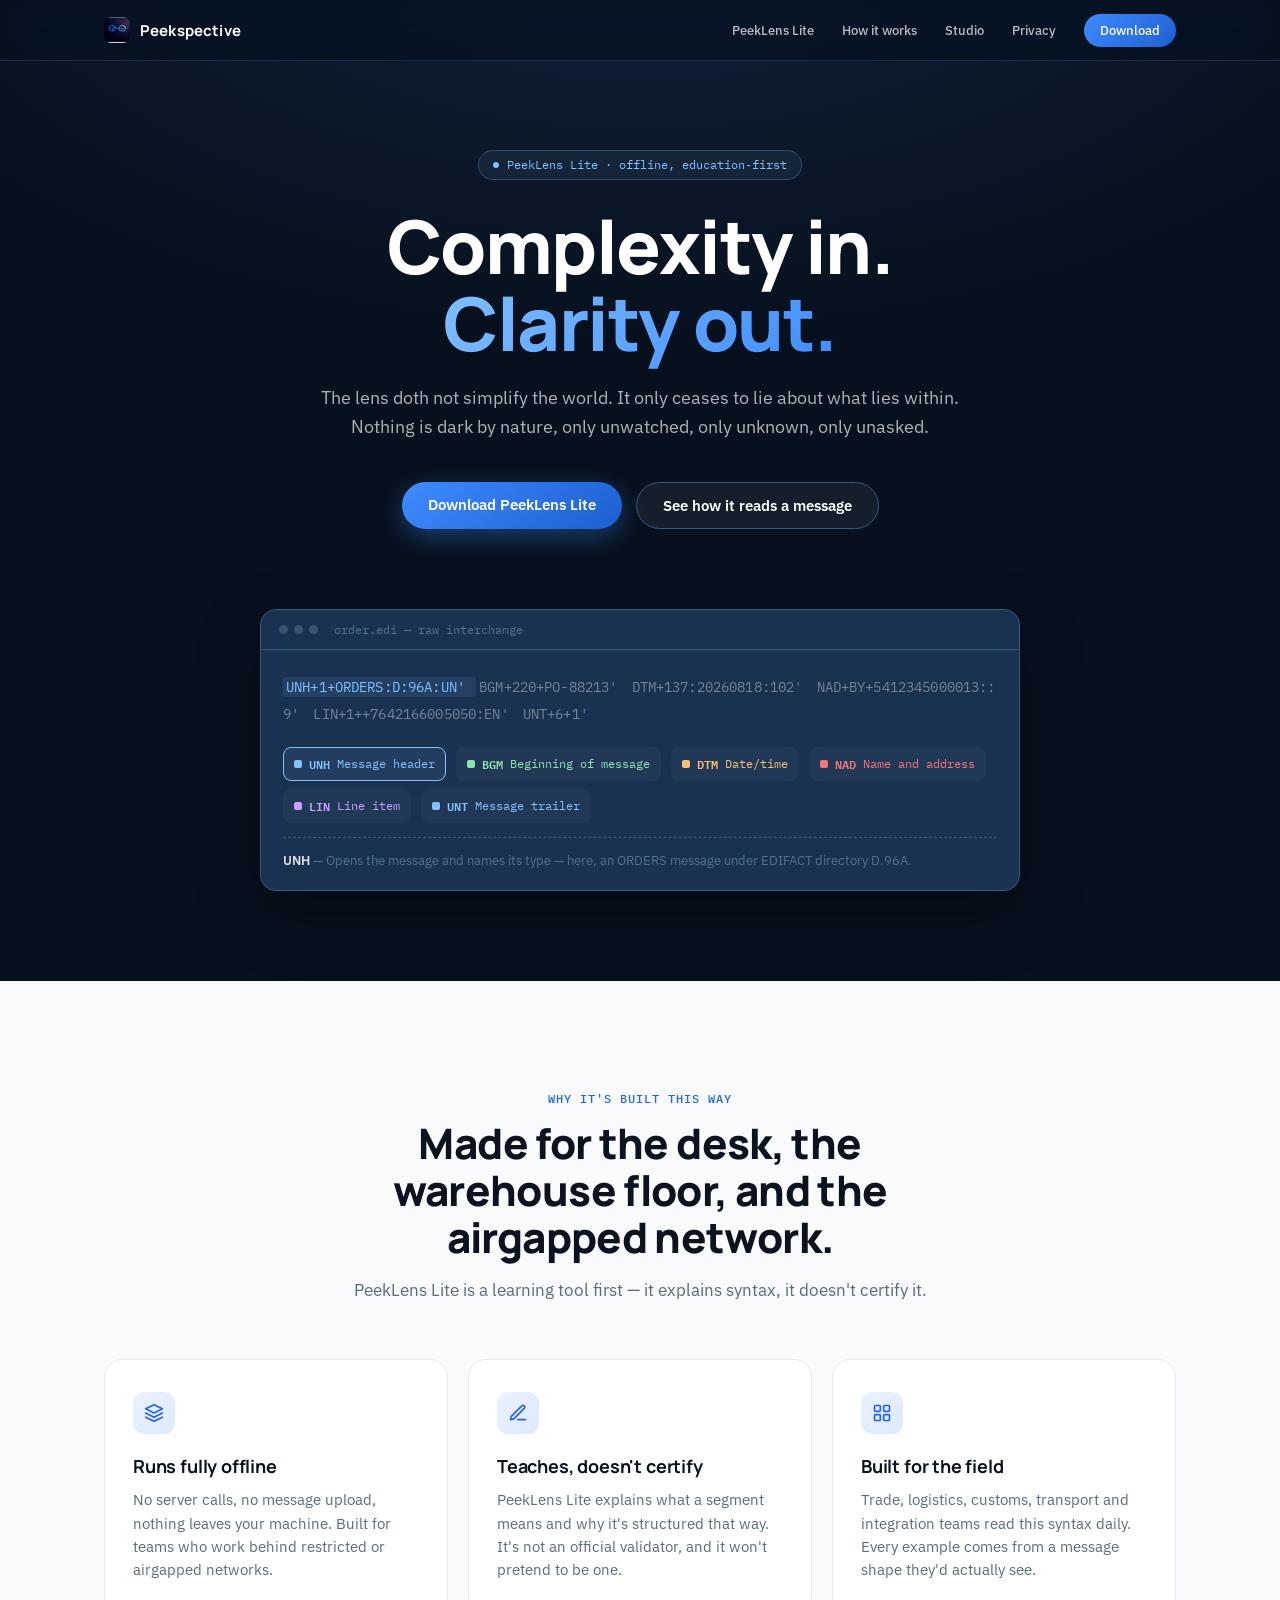
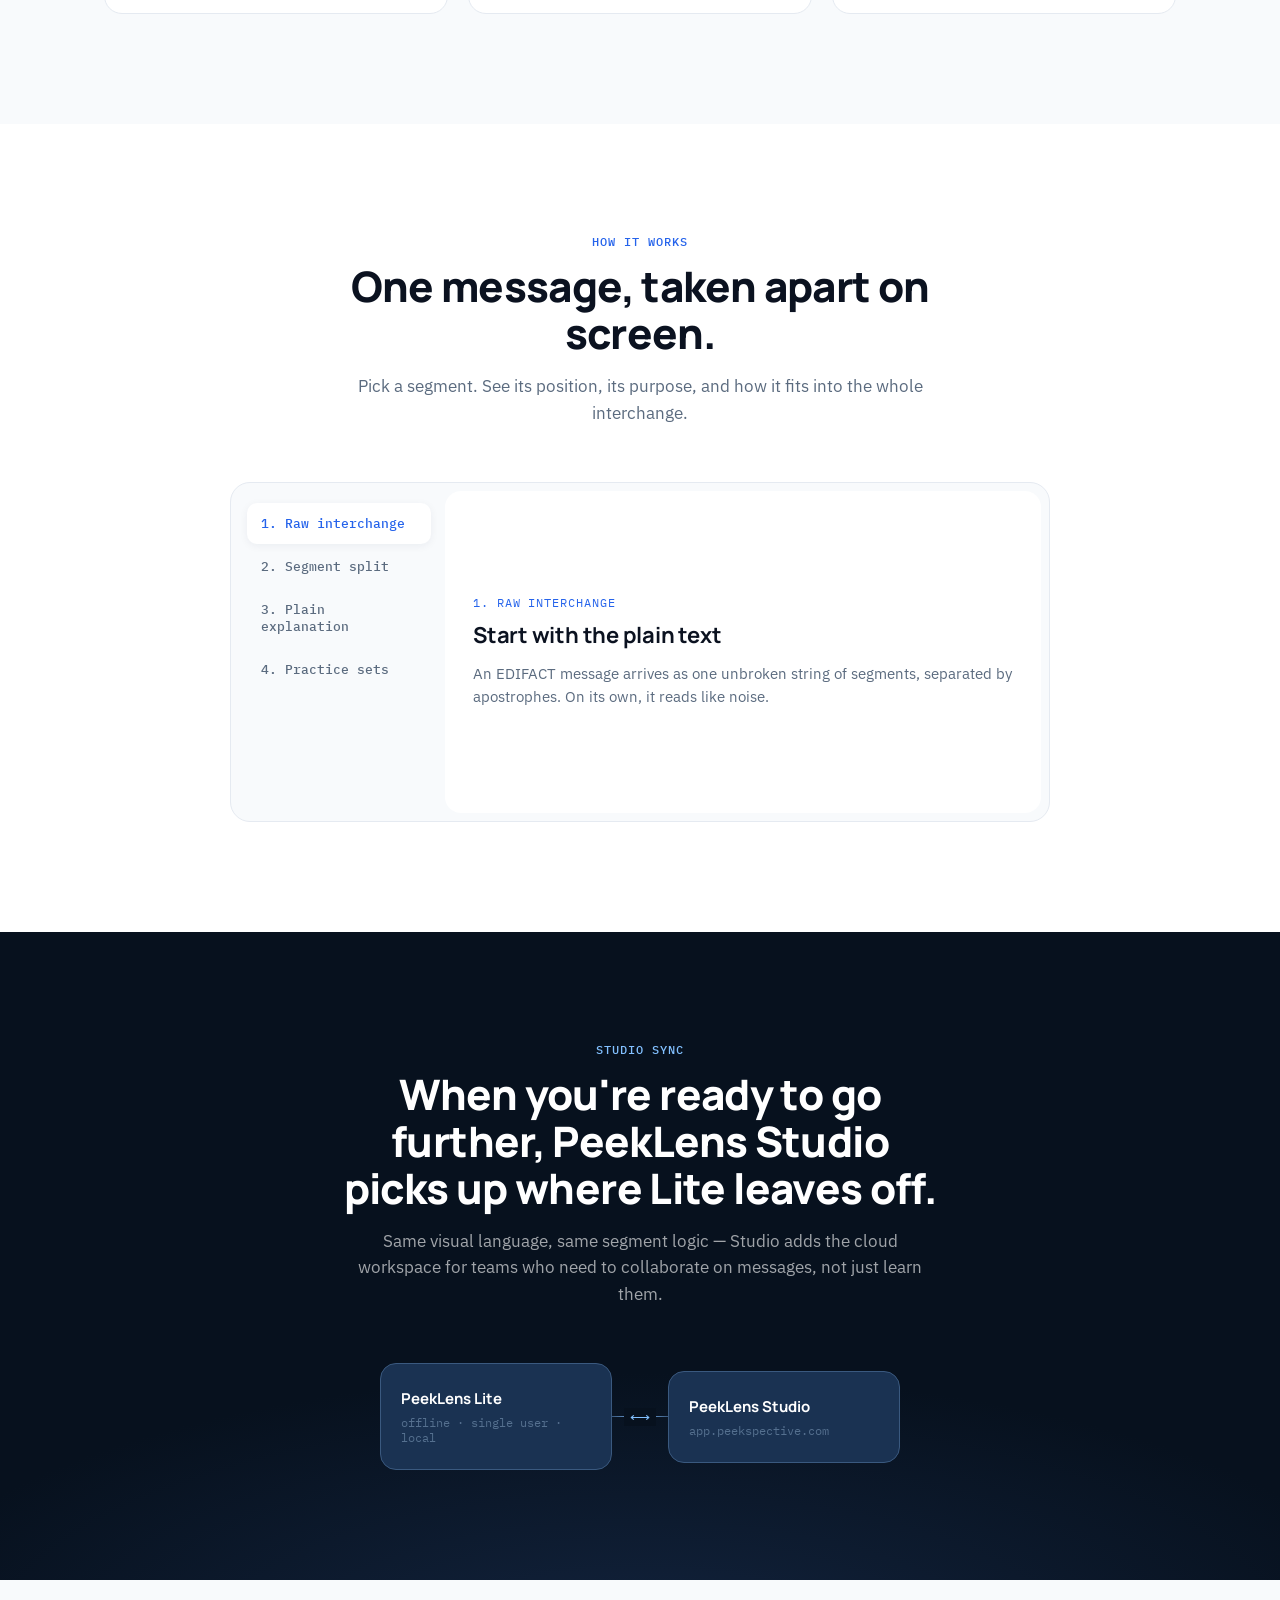
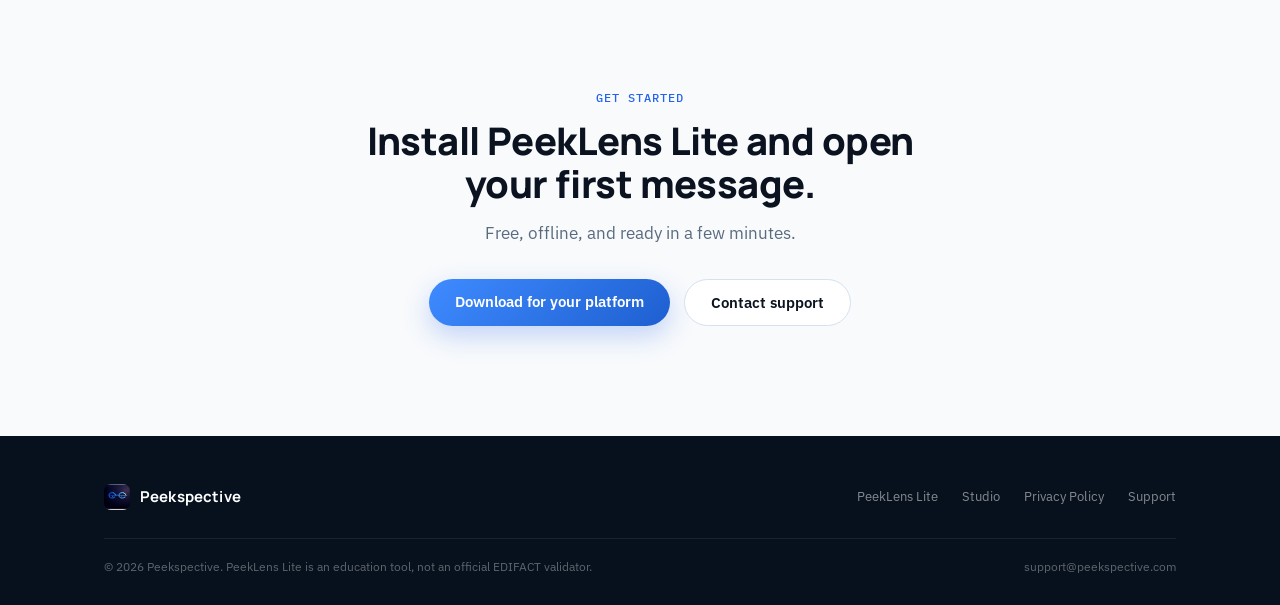
<file: index.html>
<!DOCTYPE html>
<html lang="en">
<head>
<meta charset="UTF-8">
<meta name="viewport" content="width=device-width, initial-scale=1.0">
<title>Peekspective — Learn EDIFACT, line by line</title>
<link rel="icon" type="image/png" href="assets/logo-mark.png">
<meta name="description" content="PeekLens Lite is an offline toolkit for learning UN/EDIFACT syntax. Built for trade, logistics, customs and integration professionals.">
<link rel="preconnect" href="https://fonts.googleapis.com">
<link rel="preconnect" href="https://fonts.gstatic.com" crossorigin>
<link href="https://fonts.googleapis.com/css2?family=Manrope:wght@400;600;700;800&family=IBM+Plex+Sans:wght@400;500;600&family=IBM+Plex+Mono:wght@400;500;600&display=swap" rel="stylesheet">
<link rel="stylesheet" href="assets/site.css">
<style>
  /* Page-specific styles only — shared tokens, nav, footer, buttons,
     and section scaffolding live in /assets/site.css */

  /* ---------- HERO ---------- */
  .hero{
    background:radial-gradient(ellipse 120% 80% at 50% -10%, #12233d 0%, var(--navy) 55%);
    color:#fff;
    padding:150px 0 90px;
    text-align:center;
    position:relative;
    overflow:hidden;
  }
  .eyebrow{
    display:inline-flex; align-items:center; gap:8px;
    font-family:var(--mono); font-size:12px; color:var(--accent);
    background:rgba(130,192,255,0.08); border:1px solid rgba(130,192,255,0.25);
    padding:6px 14px; border-radius:100px; margin-bottom:28px;
    opacity:0; animation:fadeUp 0.7s ease forwards; animation-delay:0.1s;
  }
  .eyebrow-dot{width:6px; height:6px; border-radius:50%; background:var(--accent);}
  h1.hero-title{
    font-family:var(--display); font-weight:800;
    font-size:clamp(38px, 6.4vw, 74px);
    line-height:1.04; letter-spacing:-0.02em;
    max-width:840px; margin:0 auto 22px;
    opacity:0; animation:fadeUp 0.7s ease forwards; animation-delay:0.22s;
  }
  .hero-title .grad{
    background:linear-gradient(135deg, var(--accent), var(--cta-1));
    -webkit-background-clip:text; background-clip:text; color:transparent;
  }
  .hero-sub{
    font-size:clamp(15px, 1.7vw, 18px); color:rgba(255,255,255,0.68);
    max-width:820px; margin:0 auto 40px; line-height:1.6;
    opacity:0; animation:fadeUp 0.7s ease forwards; animation-delay:0.34s;
  }
  .hero-actions{
    display:flex; gap:14px; justify-content:center; flex-wrap:wrap; margin-bottom:80px;
    opacity:0; animation:fadeUp 0.7s ease forwards; animation-delay:0.46s;
  }
  /* ---------- SIGNATURE: EDIFACT decomposition ---------- */
  .segment-demo{
    max-width:760px; margin:0 auto; text-align:left;
    background:var(--card); border:1px solid var(--border);
    border-radius:16px; overflow:hidden;
    opacity:0; animation:fadeUp 0.8s ease forwards; animation-delay:0.58s;
    box-shadow:0 24px 60px rgba(0,0,0,0.35);
  }
  .segment-demo-bar{
    display:flex; align-items:center; gap:8px;
    padding:12px 18px; border-bottom:1px solid var(--border);
    font-family:var(--mono); font-size:11.5px; color:var(--muted);
  }
  .segment-demo-bar .dots{display:flex; gap:6px; margin-right:8px;}
  .segment-demo-bar .dots span{width:9px; height:9px; border-radius:50%; background:rgba(255,255,255,0.15);}
  .segment-demo-body{padding:24px 22px 22px;}
  .raw-line{
    font-family:var(--mono); font-size:13.5px; line-height:2.05;
    color:rgba(255,255,255,0.4); word-break:break-all;
    margin-bottom:18px; letter-spacing:0.01em;
  }
  .raw-line .tok{
    padding:1px 3px; border-radius:3px; transition:background 0.25s ease, color 0.25s ease;
  }
  .raw-line .tok.lit{opacity:1; color:rgba(255,255,255,0.4);}
  .seg-legend{display:flex; flex-wrap:wrap; gap:8px 10px;}
  .seg-chip{
    display:flex; align-items:center; gap:7px;
    font-family:var(--mono); font-size:11.5px;
    padding:6px 10px; border-radius:8px;
    background:rgba(255,255,255,0.03); border:1px solid transparent;
    color:var(--muted); transition:all 0.25s ease;
  }
  .seg-chip .swatch{width:8px; height:8px; border-radius:2px; flex-shrink:0;}
  .seg-chip.active{background:rgba(130,192,255,0.08); border-color:currentColor; color:var(--accent);}
  .seg-chip strong{font-weight:600;}
  .seg-note{
    font-family:var(--sans); font-size:12.5px; color:var(--muted);
    margin-top:14px; padding-top:14px; border-top:1px dashed var(--border);
    min-height:18px;
  }
  .seg-note b{color:rgba(255,255,255,0.85); font-weight:600;}

  /* ---------- FEATURES ---------- */
  .features{background:var(--light-bg);}
  .feature-grid{
    display:grid; grid-template-columns:repeat(3, 1fr); gap:20px;
  }
  @media (max-width:860px){.feature-grid{grid-template-columns:1fr;}}
  .feature-card{
    background:#fff; border:1px solid #E5EAF1; border-radius:18px;
    padding:32px 28px; transition:transform 0.25s ease, box-shadow 0.25s ease, border-color 0.25s ease;
  }
  .feature-card:hover{transform:translateY(-4px); box-shadow:0 20px 40px rgba(15,35,60,0.08); border-color:#D6E1EF;}
  .feature-icon{
    width:42px; height:42px; border-radius:11px; margin-bottom:20px;
    display:flex; align-items:center; justify-content:center;
    background:linear-gradient(135deg, #EAF2FF, #DCE9FF);
  }
  .feature-icon svg{width:20px; height:20px; stroke:var(--light-primary);}
  .feature-card h3{font-family:var(--display); font-size:18px; font-weight:700; margin-bottom:10px; letter-spacing:-0.01em;}
  .feature-card p{font-size:14.5px; color:var(--muted-light); line-height:1.6;}

  /* ---------- HOW IT WORKS (tabs) ---------- */
  .how{background:#fff;}
  .how-panel{
    max-width:820px; margin:0 auto;
    background:var(--light-bg); border:1px solid #E5EAF1; border-radius:20px;
    padding:8px; display:grid; grid-template-columns:200px 1fr; gap:6px;
    min-height:340px;
  }
  @media (max-width:720px){.how-panel{grid-template-columns:1fr; min-height:0;}}
  .how-tabs{display:flex; flex-direction:column; gap:2px; padding:12px 8px;}
  .how-tab{
    text-align:left; font-family:var(--mono); font-size:13px; font-weight:500;
    padding:12px 14px; border-radius:10px; color:var(--muted-light);
    background:transparent; border:none; cursor:pointer; transition:all 0.2s ease;
  }
  .how-tab:hover{background:#EEF3FA;}
  .how-tab.active{background:#fff; color:var(--light-primary); box-shadow:0 2px 8px rgba(15,35,60,0.06);}
  .how-content{background:#fff; border-radius:16px; padding:32px 28px; display:flex; flex-direction:column; justify-content:center;}
  .how-step-label{font-family:var(--mono); font-size:11.5px; color:var(--light-primary); text-transform:uppercase; letter-spacing:0.08em; margin-bottom:10px;}
  .how-step-title{font-family:var(--display); font-size:22px; font-weight:700; margin-bottom:12px; letter-spacing:-0.01em;}
  .how-step-desc{font-size:14.5px; color:var(--muted-light); line-height:1.65;}

  /* ---------- STUDIO SYNC ---------- */
  .studio{
    background:radial-gradient(ellipse 100% 70% at 50% 110%, #12233d 0%, var(--navy) 60%);
    color:#fff; text-align:center;
  }
  .studio .section-tag{color:var(--accent);}
  .studio .section-desc{color:rgba(255,255,255,0.62);}
  .sync-visual{
    display:flex; align-items:center; justify-content:center; gap:0;
    max-width:520px; margin:48px auto 0;
  }
  .sync-node{
    flex:1; background:var(--card); border:1px solid var(--border); border-radius:16px;
    padding:24px 20px; text-align:left;
  }
  .sync-node h4{font-family:var(--display); font-size:15px; font-weight:700; margin-bottom:6px;}
  .sync-node p{font-family:var(--mono); font-size:11.5px; color:var(--muted);}
  .sync-link{
    flex:0 0 56px; height:1px; background:linear-gradient(90deg, var(--border), var(--accent), var(--border));
    position:relative;
  }
  .sync-link::after{
    content:"⟷"; position:absolute; top:50%; left:50%; transform:translate(-50%,-50%);
    color:var(--accent); font-size:14px; background:var(--navy); padding:0 6px;
  }
  @media (max-width:560px){.sync-visual{flex-direction:column; gap:16px;} .sync-link{width:1px; height:32px; flex-basis:32px;}}

  /* ---------- FINAL CTA ---------- */
  .final-cta{background:var(--light-bg); text-align:center;}
  .final-cta .section-title{font-size:clamp(26px, 3.6vw, 38px);}
  .final-actions{display:flex; gap:14px; justify-content:center; flex-wrap:wrap; margin-top:32px;}
</style>
</head>
<body>

<header class="nav">
  <div class="nav-inner">
    <a href="index.html" class="brand"><img src="assets/logo-mark.png" alt="Peekspective" class="brand-mark">Peekspective</a>
    <nav class="nav-links">
      <a href="#product">PeekLens Lite</a>
      <a href="#how">How it works</a>
      <a href="#studio">Studio</a>
      <a href="privacy/index.html">Privacy</a>
      <a href="#download" class="nav-cta">Download</a>
    </nav>
  </div>
</header>

<section class="hero">
  <div class="wrap">
    <div class="eyebrow"><span class="eyebrow-dot"></span>PeekLens Lite · offline, education‑first</div>
    <h1 class="hero-title">Complexity in.<br><span class="grad">Clarity out.</span></h1>
    <p class="hero-sub">The lens doth not simplify the world. It only ceases to lie about what lies within.<br>Nothing is dark by nature, only unwatched, only unknown, only unasked.</p>
    <div class="hero-actions">
      <a href="#download" class="btn-primary">Download PeekLens Lite</a>
      <a href="#how" class="btn-secondary">See how it reads a message</a>
    </div>

    <div class="segment-demo" id="segmentDemo">
      <div class="segment-demo-bar">
        <div class="dots"><span></span><span></span><span></span></div>
        order.edi — raw interchange
      </div>
      <div class="segment-demo-body">
        <div class="raw-line" id="rawLine"></div>
        <div class="seg-legend" id="segLegend"></div>
        <div class="seg-note" id="segNote">Hover a segment tag to see what it means.</div>
      </div>
    </div>
  </div>
</section>

<section class="features" id="product">
  <div class="wrap">
    <div class="section-head reveal">
      <span class="section-tag">Why it's built this way</span>
      <h2 class="section-title">Made for the desk, the warehouse floor, and the airgapped network.</h2>
      <p class="section-desc">PeekLens Lite is a learning tool first — it explains syntax, it doesn't certify it.</p>
    </div>
    <div class="feature-grid">
      <div class="feature-card reveal">
        <div class="feature-icon"><svg viewBox="0 0 24 24" fill="none" stroke-width="2" stroke-linecap="round" stroke-linejoin="round"><path d="M12 2L2 7l10 5 10-5-10-5z"/><path d="M2 17l10 5 10-5"/><path d="M2 12l10 5 10-5"/></svg></div>
        <h3>Runs fully offline</h3>
        <p>No server calls, no message upload, nothing leaves your machine. Built for teams who work behind restricted or airgapped networks.</p>
      </div>
      <div class="feature-card reveal">
        <div class="feature-icon"><svg viewBox="0 0 24 24" fill="none" stroke-width="2" stroke-linecap="round" stroke-linejoin="round"><path d="M12 20h9"/><path d="M16.5 3.5a2.12 2.12 0 013 3L7 19l-4 1 1-4 12.5-12.5z"/></svg></div>
        <h3>Teaches, doesn't certify</h3>
        <p>PeekLens Lite explains what a segment means and why it's structured that way. It's not an official validator, and it won't pretend to be one.</p>
      </div>
      <div class="feature-card reveal">
        <div class="feature-icon"><svg viewBox="0 0 24 24" fill="none" stroke-width="2" stroke-linecap="round" stroke-linejoin="round"><rect x="3" y="3" width="7" height="7" rx="1"/><rect x="14" y="3" width="7" height="7" rx="1"/><rect x="14" y="14" width="7" height="7" rx="1"/><rect x="3" y="14" width="7" height="7" rx="1"/></svg></div>
        <h3>Built for the field</h3>
        <p>Trade, logistics, customs, transport and integration teams read this syntax daily. Every example comes from a message shape they'd actually see.</p>
      </div>
    </div>
  </div>
</section>

<section class="how" id="how">
  <div class="wrap">
    <div class="section-head reveal">
      <span class="section-tag">How it works</span>
      <h2 class="section-title">One message, taken apart on screen.</h2>
      <p class="section-desc">Pick a segment. See its position, its purpose, and how it fits into the whole interchange.</p>
    </div>
    <div class="how-panel reveal">
      <div class="how-tabs" id="howTabs"></div>
      <div class="how-content" id="howContent"></div>
    </div>
  </div>
</section>

<section class="studio" id="studio">
  <div class="wrap">
    <div class="section-head reveal">
      <span class="section-tag">Studio sync</span>
      <h2 class="section-title" style="color:#fff;">When you're ready to go further, PeekLens Studio picks up where Lite leaves off.</h2>
      <p class="section-desc">Same visual language, same segment logic — Studio adds the cloud workspace for teams who need to collaborate on messages, not just learn them.</p>
    </div>
    <div class="sync-visual reveal">
      <div class="sync-node">
        <h4>PeekLens Lite</h4>
        <p>offline · single user · local</p>
      </div>
      <div class="sync-link"></div>
      <div class="sync-node">
        <h4>PeekLens Studio</h4>
        <p>app.peekspective.com</p>
      </div>
    </div>
  </div>
</section>

<section class="final-cta" id="download">
  <div class="wrap">
    <div class="section-head reveal" style="margin-bottom:0;">
      <span class="section-tag">Get started</span>
      <h2 class="section-title">Install PeekLens Lite and open your first message.</h2>
      <p class="section-desc">Free, offline, and ready in a few minutes.</p>
      <div class="final-actions">
        <a href="#" class="btn-primary-light">Download for your platform</a>
        <a href="mailto:support@peekspective.com" class="btn-ghost">Contact support</a>
      </div>
    </div>
  </div>
</section>

<footer>
  <div class="wrap">
    <div class="footer-inner">
      <a href="index.html" class="brand" style="color:#fff;"><img src="assets/logo-mark.png" alt="Peekspective" class="brand-mark">Peekspective</a>
      <div class="footer-links">
        <a href="#product">PeekLens Lite</a>
        <a href="#studio">Studio</a>
        <a href="privacy/index.html">Privacy Policy</a>
        <a href="mailto:support@peekspective.com">Support</a>
      </div>
    </div>
    <div class="footer-bottom">
      <span>&copy; 2026 Peekspective. PeekLens Lite is an education tool, not an official EDIFACT validator.</span>
      <span>support@peekspective.com</span>
    </div>
  </div>
</footer>

<script>
// ---------- Signature hero element: EDIFACT segment decomposition ----------
(function(){
  var segments = [
    { tag:"UNH", color:"#82C0FF", text:"UNH+1+ORDERS:D:96A:UN'", label:"Message header", note:"Opens the message and names its type — here, an ORDERS message under EDIFACT directory D.96A." },
    { tag:"BGM", color:"#8FE3B0", text:"BGM+220+PO-88213'", label:"Beginning of message", note:"States the document type and reference number — order 220, reference PO‑88213." },
    { tag:"DTM", color:"#F6C177", text:"DTM+137:20260818:102'", label:"Date/time", note:"137 marks this as the document date, in CCYYMMDD format: 18 August 2026." },
    { tag:"NAD", color:"#F27878", text:"NAD+BY+5412345000013::9'", label:"Name and address", note:"BY marks this party as the buyer, identified by a GLN under code list 9." },
    { tag:"LIN", color:"#C9A0FF", text:"LIN+1++7642166005050:EN'", label:"Line item", note:"Line 1, identified by an EAN/GTIN code — the article being ordered." },
    { tag:"UNT", color:"#82C0FF", text:"UNT+6+1'", label:"Message trailer", note:"Closes the message: 6 segments counted, matching message reference 1." }
  ];

  var rawLine = document.getElementById('rawLine');
  var legend = document.getElementById('segLegend');
  var note = document.getElementById('segNote');

  segments.forEach(function(seg, i){
    var span = document.createElement('span');
    span.className = 'tok';
    span.textContent = seg.text + ' ';
    span.dataset.index = i;
    rawLine.appendChild(span);

    var chip = document.createElement('div');
    chip.className = 'seg-chip';
    chip.dataset.index = i;
    chip.style.color = seg.color;
    chip.innerHTML = '<span class="swatch" style="background:'+seg.color+'"></span><strong>'+seg.tag+'</strong> '+seg.label;
    legend.appendChild(chip);

    function activate(){
      document.querySelectorAll('.tok').forEach(function(t,idx){
        if(idx===i){ t.style.color = seg.color; t.style.background = seg.color+'1A'; }
        else { t.style.color = ''; t.style.background = ''; }
      });
      document.querySelectorAll('.seg-chip').forEach(function(c,idx){
        c.classList.toggle('active', idx===i);
      });
      note.innerHTML = '<b>'+seg.tag+'</b> — '+seg.note;
    }
    chip.addEventListener('mouseenter', activate);
    span.addEventListener('mouseenter', activate);
  });

  // gentle auto-cycle so the element isn't inert on load, pauses on interaction
  var idx = 0, paused = false, timer;
  function cycle(){
    if(!paused){
      var chip = legend.children[idx];
      chip.dispatchEvent(new Event('mouseenter'));
      idx = (idx+1) % segments.length;
    }
    timer = setTimeout(cycle, 2200);
  }
  document.getElementById('segmentDemo').addEventListener('mouseenter', function(){ paused = true; });
  document.getElementById('segmentDemo').addEventListener('mouseleave', function(){ paused = false; });
  if(!window.matchMedia('(prefers-reduced-motion: reduce)').matches){
    cycle();
  } else {
    legend.children[0].dispatchEvent(new Event('mouseenter'));
  }
})();

// ---------- How it works tabs ----------
(function(){
  var steps = [
    { key:"raw", label:"1. Raw interchange", title:"Start with the plain text", desc:"An EDIFACT message arrives as one unbroken string of segments, separated by apostrophes. On its own, it reads like noise." },
    { key:"split", label:"2. Segment split", title:"PeekLens breaks it apart", desc:"Each segment is isolated by its tag — UNH, BGM, DTM and so on — so the structure becomes visible before you read a single value." },
    { key:"explain", label:"3. Plain explanation", title:"Every piece, explained in place", desc:"Hover or tap a segment to see what it does and why it's positioned there, using the same message you'd see in a real interchange." },
    { key:"practice", label:"4. Practice sets", title:"Work through real message shapes", desc:"ORDERS, INVOIC, DESADV and more — practice on message types you'll actually encounter in trade and logistics work." }
  ];
  var tabsEl = document.getElementById('howTabs');
  var contentEl = document.getElementById('howContent');

  function render(i){
    tabsEl.querySelectorAll('.how-tab').forEach(function(t,idx){ t.classList.toggle('active', idx===i); });
    var s = steps[i];
    contentEl.innerHTML = '<div class="how-step-label">'+s.label+'</div><div class="how-step-title">'+s.title+'</div><div class="how-step-desc">'+s.desc+'</div>';
  }

  steps.forEach(function(s, i){
    var btn = document.createElement('button');
    btn.className = 'how-tab';
    btn.textContent = s.label;
    btn.addEventListener('click', function(){ render(i); });
    tabsEl.appendChild(btn);
  });
  render(0);
})();

// ---------- Scroll reveal ----------
(function(){
  var els = document.querySelectorAll('.reveal');
  if(!('IntersectionObserver' in window)){
    els.forEach(function(el){ el.classList.add('in'); });
    return;
  }
  var io = new IntersectionObserver(function(entries){
    entries.forEach(function(entry){
      if(entry.isIntersecting){
        entry.target.classList.add('in');
        io.unobserve(entry.target);
      }
    });
  }, { threshold:0.15 });
  els.forEach(function(el){ io.observe(el); });
})();
</script>

</body>
</html>
</file>
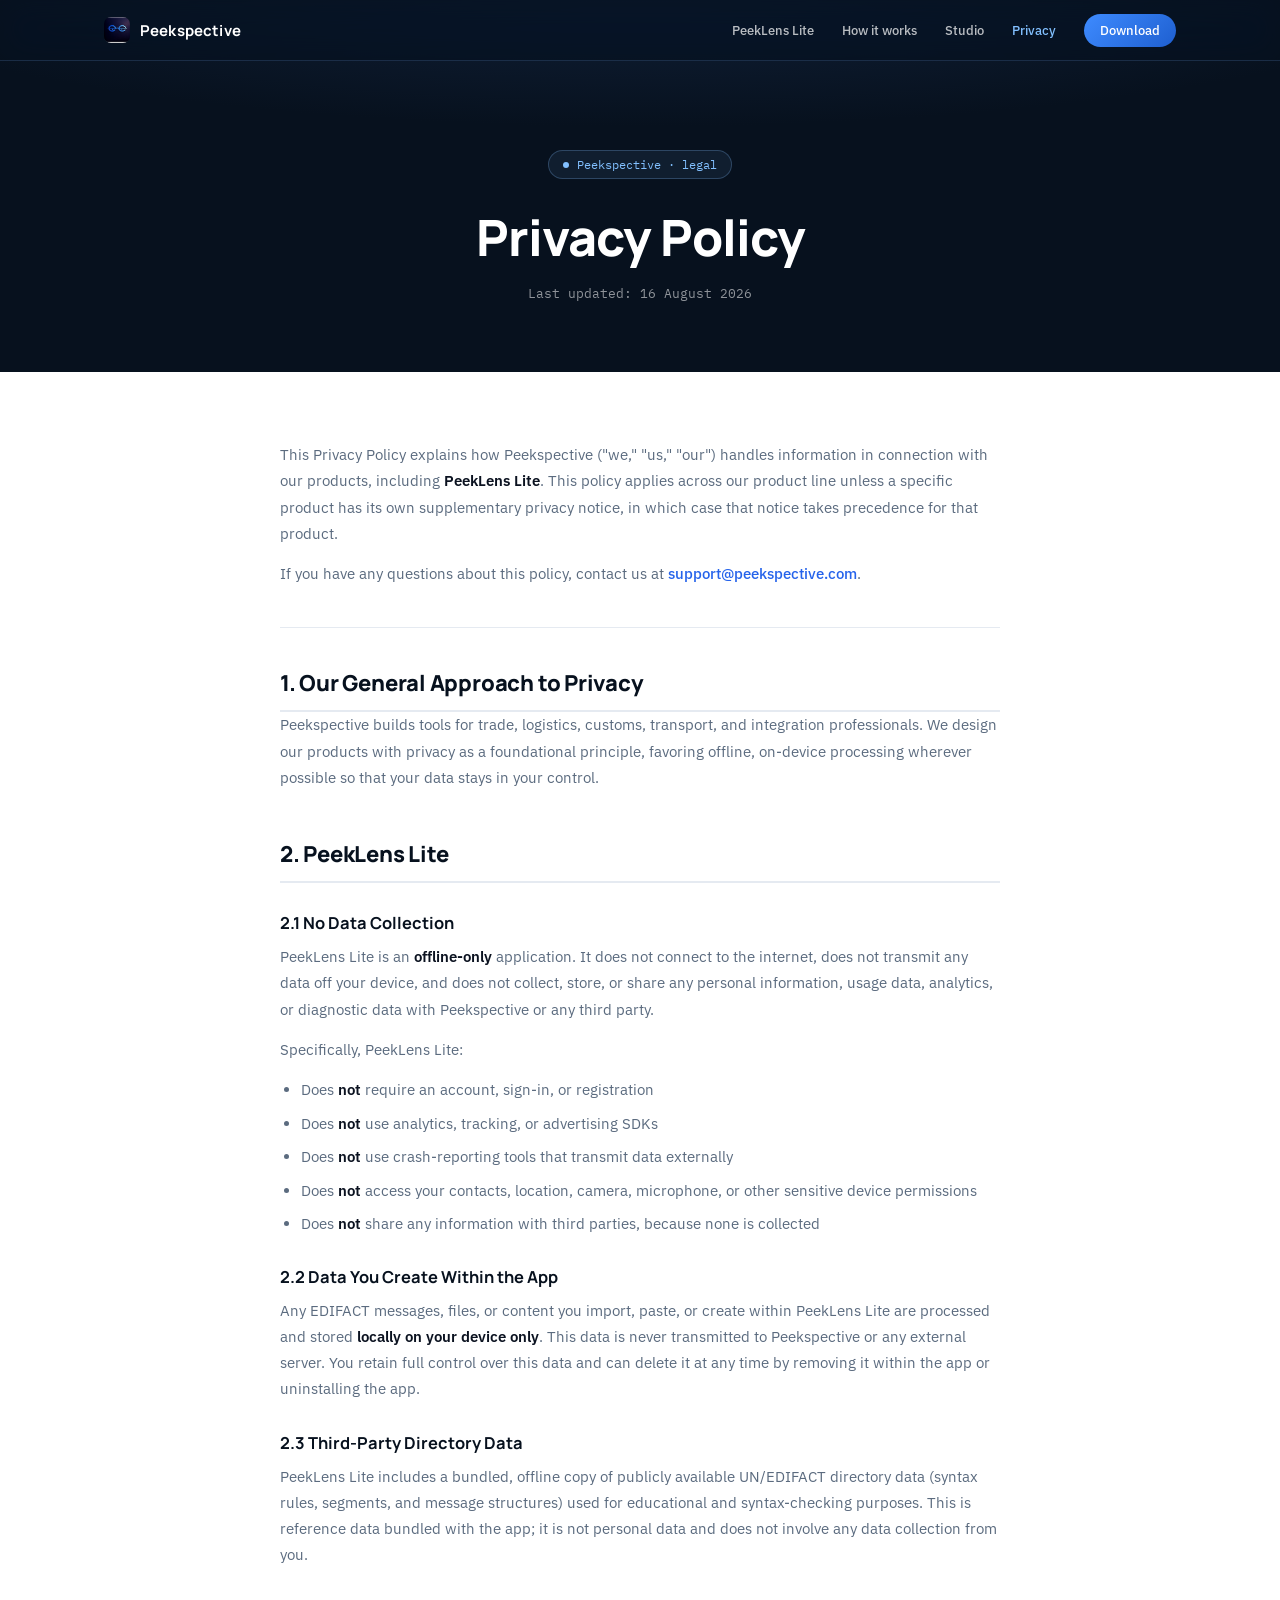
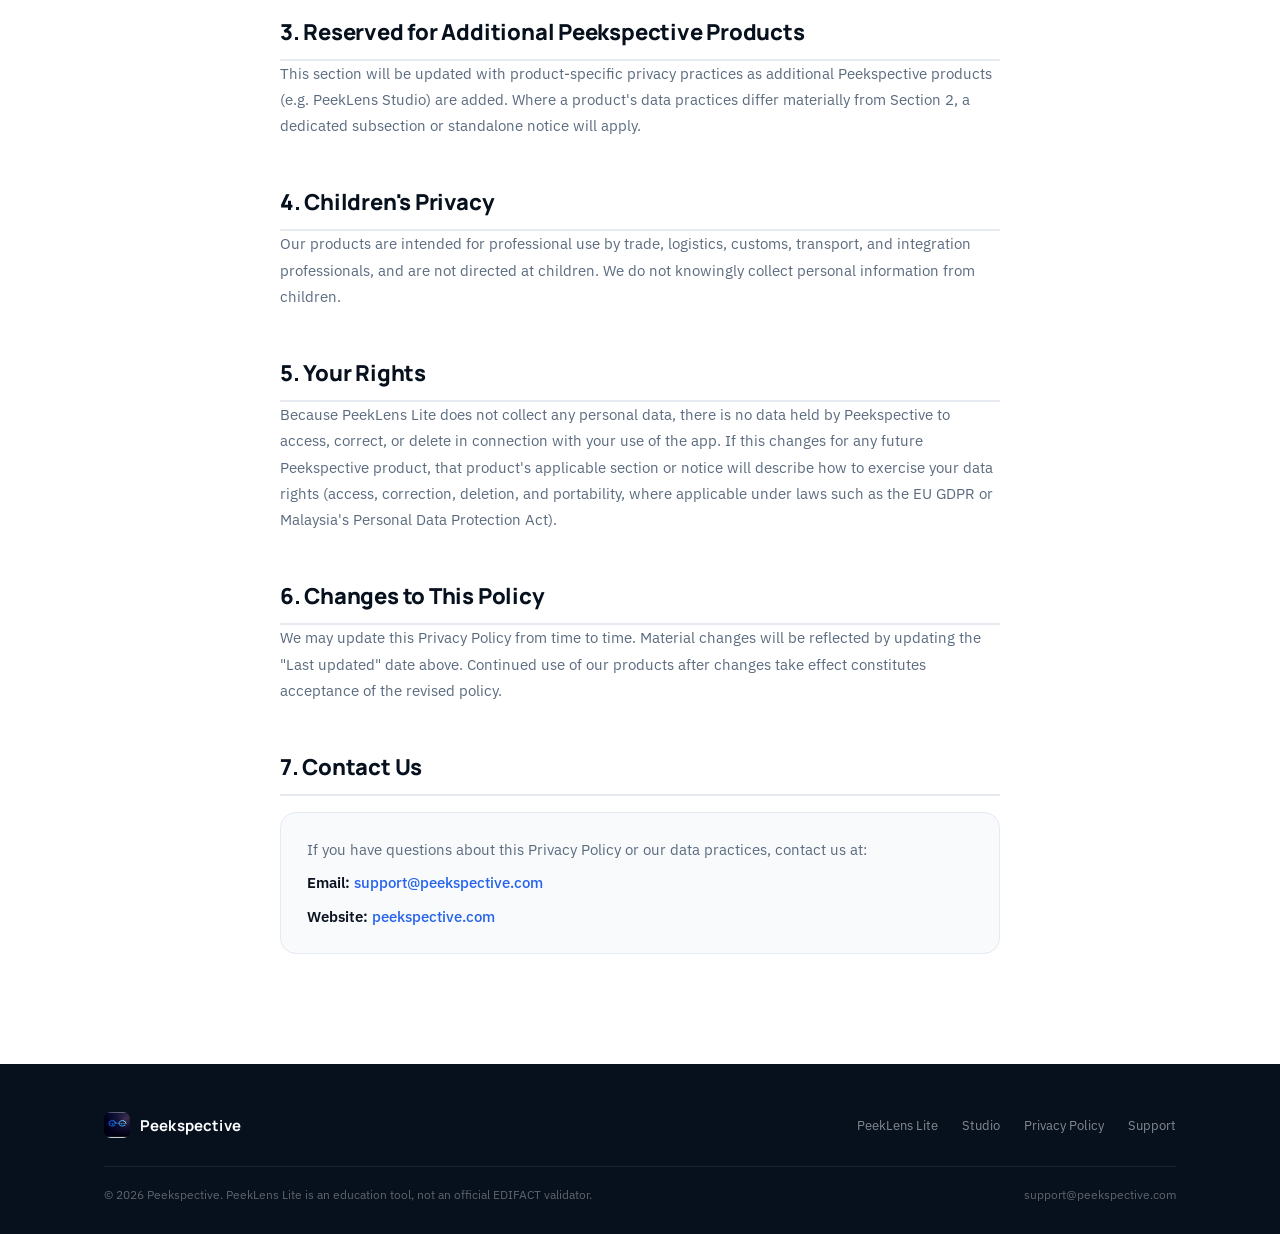
<file: privacy/index.html>
<!DOCTYPE html>
<html lang="en">
<head>
<meta charset="UTF-8">
<meta name="viewport" content="width=device-width, initial-scale=1.0">
<title>Privacy Policy — Peekspective</title>
<link rel="icon" type="image/png" href="../assets/logo-mark.png">
<meta name="description" content="How Peekspective handles information across our products, including PeekLens Lite.">
<link rel="preconnect" href="https://fonts.googleapis.com">
<link rel="preconnect" href="https://fonts.gstatic.com" crossorigin>
<link href="https://fonts.googleapis.com/css2?family=Manrope:wght@400;600;700;800&family=IBM+Plex+Sans:wght@400;500;600&family=IBM+Plex+Mono:wght@400;500;600&display=swap" rel="stylesheet">
<link rel="stylesheet" href="../assets/site.css">
<style>
  /* Page-specific styles only — shared tokens, nav, footer, buttons,
     and section scaffolding live in /assets/site.css */

  /* ---------- MINI HERO ---------- */
  .policy-hero{
    background:radial-gradient(ellipse 120% 80% at 50% -10%, #12233d 0%, var(--navy) 55%);
    color:#fff;
    padding:150px 0 70px;
    text-align:center;
  }
  .policy-hero .eyebrow{
    display:inline-flex; align-items:center; gap:8px;
    font-family:var(--mono); font-size:12px; color:var(--accent);
    background:rgba(130,192,255,0.08); border:1px solid rgba(130,192,255,0.25);
    padding:6px 14px; border-radius:100px; margin-bottom:24px;
  }
  .eyebrow-dot{width:6px; height:6px; border-radius:50%; background:var(--accent);}
  .policy-hero h1{
    font-family:var(--display); font-weight:800;
    font-size:clamp(32px, 5vw, 50px);
    letter-spacing:-0.02em; margin-bottom:14px;
  }
  .policy-updated{
    font-family:var(--mono); font-size:13px; color:rgba(255,255,255,0.55);
  }

  /* ---------- POLICY BODY ---------- */
  .policy-body{background:#fff; padding:70px 0 110px;}
  .policy-col{max-width:720px; margin:0 auto;}
  .policy-intro{
    font-size:16px; color:var(--muted-light); line-height:1.7;
    margin-bottom:18px;
  }
  .policy-intro strong{color:var(--ink);}
  .policy-intro a{color:var(--light-primary); font-weight:500;}
  .policy-intro a:hover{text-decoration:underline;}
  .policy-divider{border:none; border-top:1px solid #E5EAF1; margin:40px 0;}

  .policy-col h2{
    font-family:var(--display); font-weight:800; color:var(--navy);
    font-size:22px; letter-spacing:-0.01em;
    margin-top:48px; padding-bottom:12px;
    border-bottom:2px solid #E5EAF1;
  }
  .policy-col h2:first-of-type{margin-top:0;}
  .policy-col h3{
    font-family:var(--display); font-weight:700; color:var(--navy);
    font-size:16.5px; margin-top:28px; margin-bottom:10px;
  }
  .policy-col p{font-size:15px; color:var(--muted-light); line-height:1.75; margin-bottom:14px;}
  .policy-col p strong{color:var(--ink); font-weight:600;}
  .policy-col ul{padding-left:1.3rem; margin-bottom:16px;}
  .policy-col li{font-size:15px; color:var(--muted-light); line-height:1.7; margin-bottom:8px;}
  .policy-col li strong{color:var(--ink); font-weight:600;}
  .policy-col a{color:var(--light-primary); font-weight:500;}
  .policy-col a:hover{text-decoration:underline;}

  .contact-box{
    background:var(--light-bg); border:1px solid #E5EAF1; border-radius:16px;
    padding:24px 26px; margin-top:16px;
  }
  .contact-box p{margin:0 0 8px 0; font-size:14.5px;}
  .contact-box p:last-child{margin-bottom:0;}
  .contact-box strong{color:var(--navy);}

  .policy-footnote{
    text-align:center; font-size:12.5px; color:var(--muted-light);
    padding:28px 0 0;
  }
</style>
</head>
<body>

<header class="nav">
  <div class="nav-inner">
    <a href="../index.html" class="brand"><img src="../assets/logo-mark.png" alt="Peekspective" class="brand-mark">Peekspective</a>
    <nav class="nav-links">
      <a href="../index.html#product">PeekLens Lite</a>
      <a href="../index.html#how">How it works</a>
      <a href="../index.html#studio">Studio</a>
      <a href="index.html" class="current">Privacy</a>
      <a href="../index.html#download" class="nav-cta">Download</a>
    </nav>
  </div>
</header>

<section class="policy-hero">
  <div class="wrap">
    <div class="eyebrow"><span class="eyebrow-dot"></span>Peekspective · legal</div>
    <h1>Privacy Policy</h1>
    <div class="policy-updated">Last updated: 16 August 2026</div>
  </div>
</section>

<section class="policy-body">
  <div class="wrap">
    <div class="policy-col">

      <p class="policy-intro">
        This Privacy Policy explains how Peekspective ("we," "us," "our") handles information
        in connection with our products, including <strong>PeekLens Lite</strong>. This policy
        applies across our product line unless a specific product has its own supplementary
        privacy notice, in which case that notice takes precedence for that product.
      </p>
      <p class="policy-intro">
        If you have any questions about this policy, contact us at
        <a href="mailto:support@peekspective.com">support@peekspective.com</a>.
      </p>

      <hr class="policy-divider">

      <h2>1. Our General Approach to Privacy</h2>
      <p>
        Peekspective builds tools for trade, logistics, customs, transport, and integration
        professionals. We design our products with privacy as a foundational principle,
        favoring offline, on-device processing wherever possible so that your data stays
        in your control.
      </p>

      <h2>2. PeekLens Lite</h2>

      <h3>2.1 No Data Collection</h3>
      <p>
        PeekLens Lite is an <strong>offline-only</strong> application. It does not connect to
        the internet, does not transmit any data off your device, and does not collect,
        store, or share any personal information, usage data, analytics, or diagnostic data
        with Peekspective or any third party.
      </p>
      <p>Specifically, PeekLens Lite:</p>
      <ul>
        <li>Does <strong>not</strong> require an account, sign-in, or registration</li>
        <li>Does <strong>not</strong> use analytics, tracking, or advertising SDKs</li>
        <li>Does <strong>not</strong> use crash-reporting tools that transmit data externally</li>
        <li>Does <strong>not</strong> access your contacts, location, camera, microphone, or other sensitive device permissions</li>
        <li>Does <strong>not</strong> share any information with third parties, because none is collected</li>
      </ul>

      <h3>2.2 Data You Create Within the App</h3>
      <p>
        Any EDIFACT messages, files, or content you import, paste, or create within
        PeekLens Lite are processed and stored <strong>locally on your device only</strong>.
        This data is never transmitted to Peekspective or any external server. You retain
        full control over this data and can delete it at any time by removing it within
        the app or uninstalling the app.
      </p>

      <h3>2.3 Third-Party Directory Data</h3>
      <p>
        PeekLens Lite includes a bundled, offline copy of publicly available UN/EDIFACT
        directory data (syntax rules, segments, and message structures) used for
        educational and syntax-checking purposes. This is reference data bundled with
        the app; it is not personal data and does not involve any data collection from you.
      </p>

      <h2>3. Reserved for Additional Peekspective Products</h2>
      <p>
        This section will be updated with product-specific privacy practices as
        additional Peekspective products (e.g. PeekLens Studio) are added. Where a
        product's data practices differ materially from Section 2, a dedicated
        subsection or standalone notice will apply.
      </p>

      <h2>4. Children's Privacy</h2>
      <p>
        Our products are intended for professional use by trade, logistics, customs,
        transport, and integration professionals, and are not directed at children.
        We do not knowingly collect personal information from children.
      </p>

      <h2>5. Your Rights</h2>
      <p>
        Because PeekLens Lite does not collect any personal data, there is no data
        held by Peekspective to access, correct, or delete in connection with your
        use of the app. If this changes for any future Peekspective product, that
        product's applicable section or notice will describe how to exercise your
        data rights (access, correction, deletion, and portability, where applicable
        under laws such as the EU GDPR or Malaysia's Personal Data Protection Act).
      </p>

      <h2>6. Changes to This Policy</h2>
      <p>
        We may update this Privacy Policy from time to time. Material changes will
        be reflected by updating the "Last updated" date above. Continued use of our
        products after changes take effect constitutes acceptance of the revised policy.
      </p>

      <h2>7. Contact Us</h2>
      <div class="contact-box">
        <p>If you have questions about this Privacy Policy or our data practices, contact us at:</p>
        <p><strong>Email:</strong> <a href="mailto:support@peekspective.com">support@peekspective.com</a></p>
        <p><strong>Website:</strong> <a href="https://peekspective.com/">peekspective.com</a></p>
      </div>

    </div>
  </div>
</section>

<footer>
  <div class="wrap">
    <div class="footer-inner">
      <a href="../index.html" class="brand" style="color:#fff;"><img src="../assets/logo-mark.png" alt="Peekspective" class="brand-mark">Peekspective</a>
      <div class="footer-links">
        <a href="../index.html#product">PeekLens Lite</a>
        <a href="../index.html#studio">Studio</a>
        <a href="index.html">Privacy Policy</a>
        <a href="mailto:support@peekspective.com">Support</a>
      </div>
    </div>
    <div class="footer-bottom">
      <span>&copy; 2026 Peekspective. PeekLens Lite is an education tool, not an official EDIFACT validator.</span>
      <span>support@peekspective.com</span>
    </div>
  </div>
</footer>

</body>
</html>
</file>
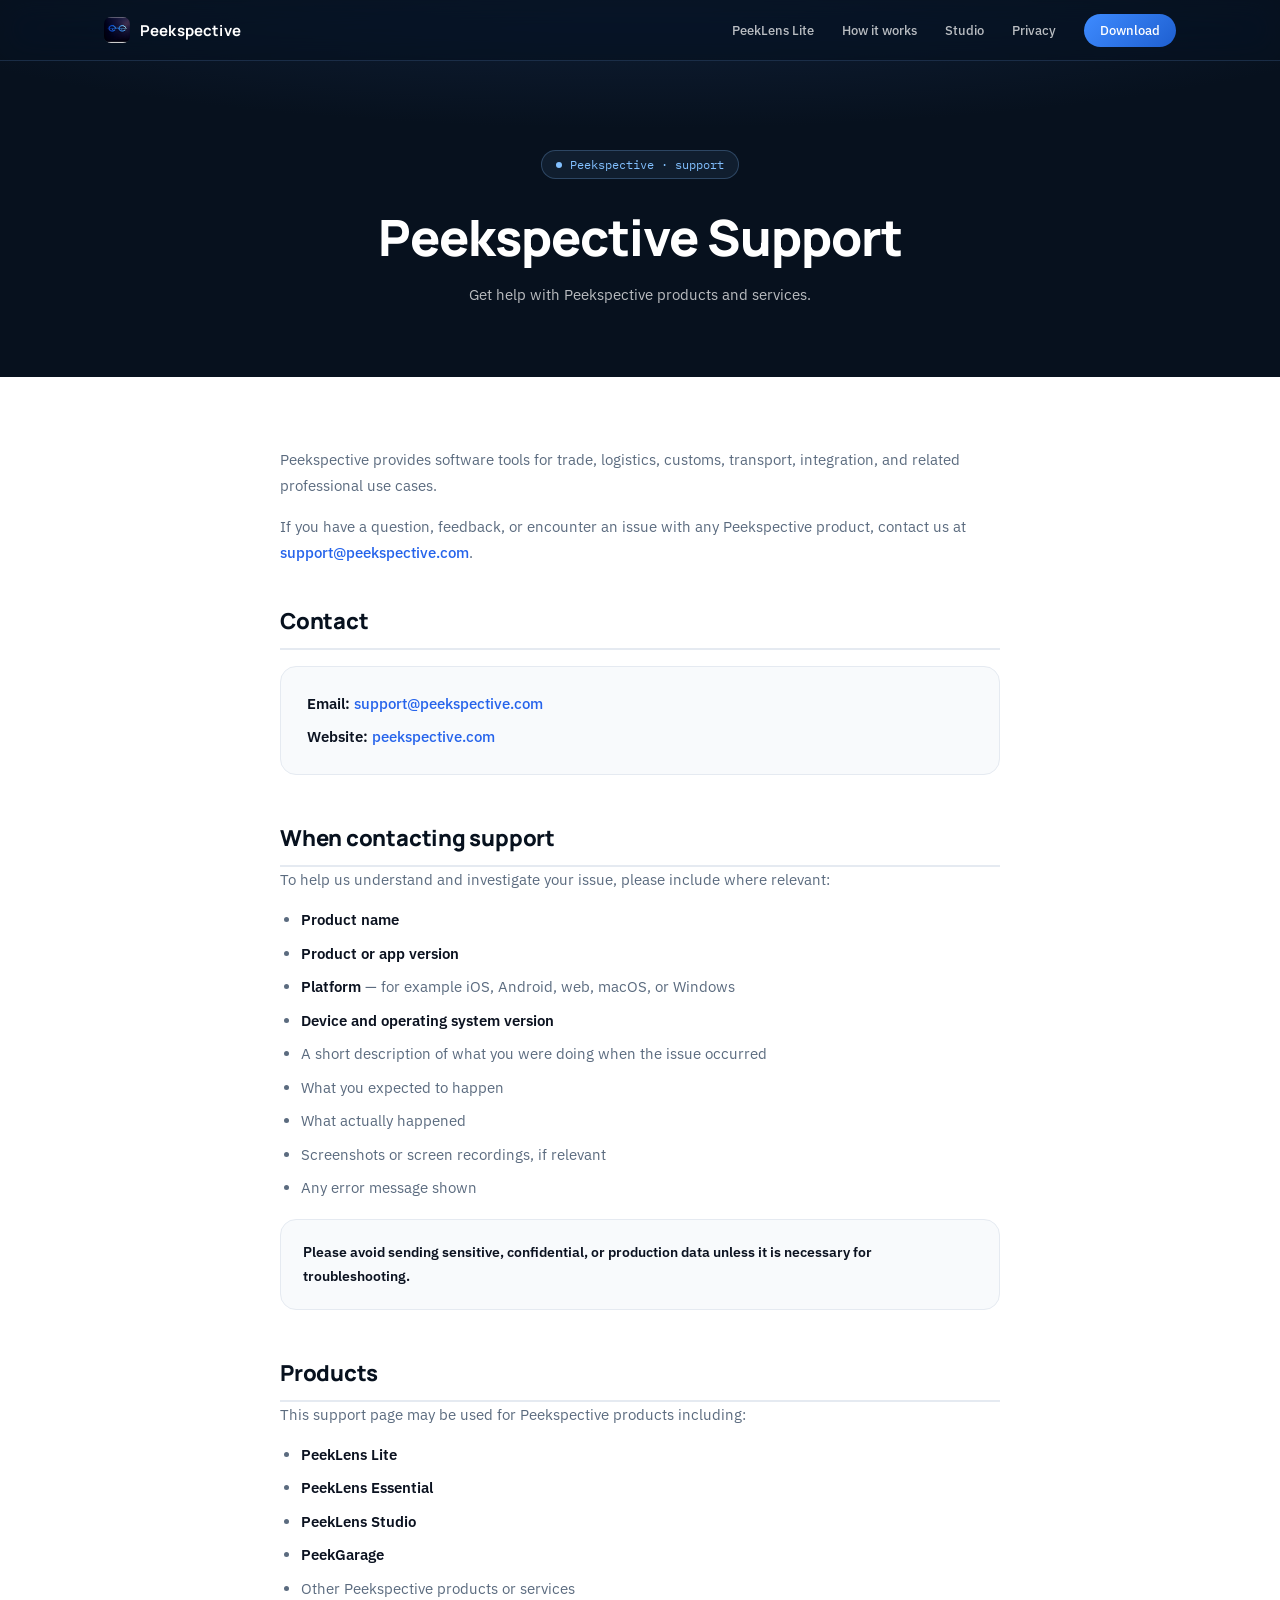
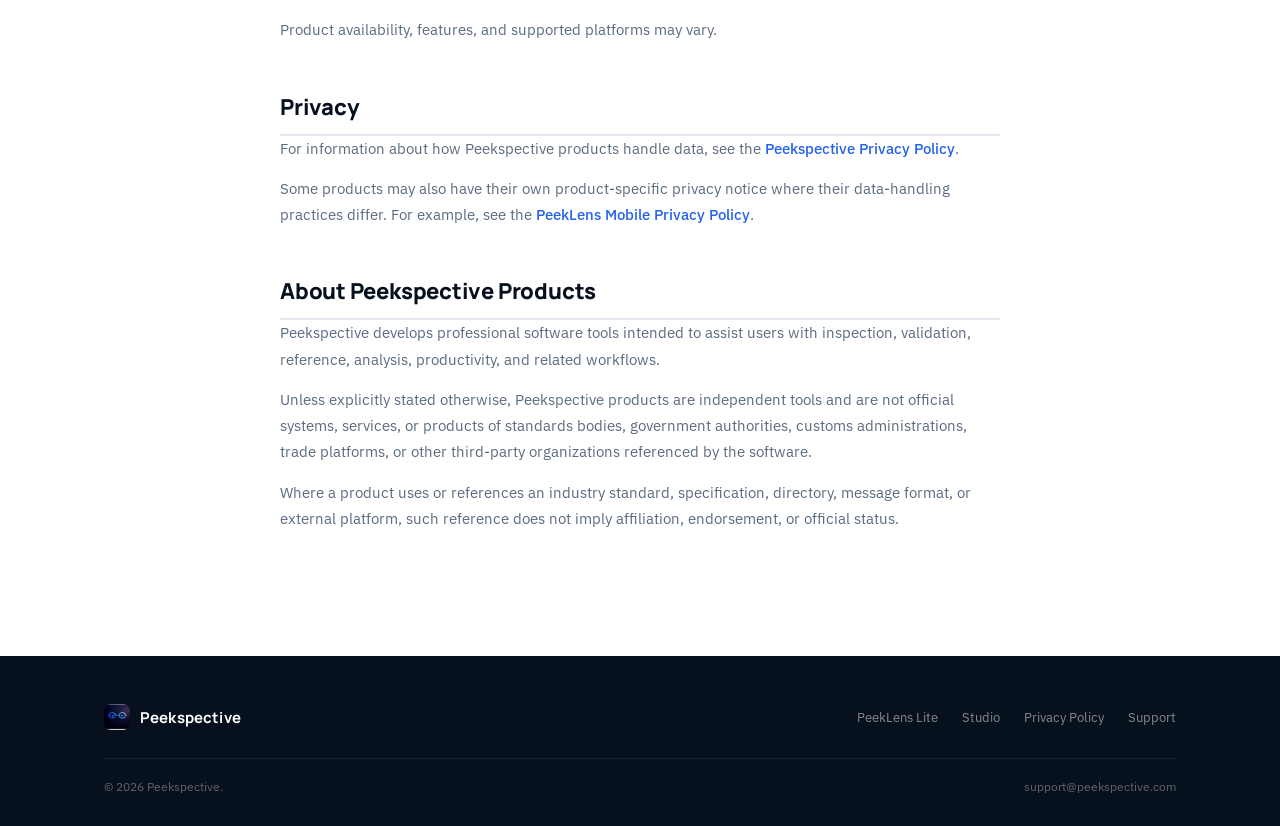
<file: support/index.html>
<!DOCTYPE html>
<html lang="en">
<head>
<meta charset="UTF-8">
<meta name="viewport" content="width=device-width, initial-scale=1.0">
<title>Peekspective Support</title>
<link rel="icon" type="image/png" href="../assets/logo-mark.png">
<meta name="description" content="Support information for Peekspective products and services.">
<link rel="preconnect" href="https://fonts.googleapis.com">
<link rel="preconnect" href="https://fonts.gstatic.com" crossorigin>
<link href="https://fonts.googleapis.com/css2?family=Manrope:wght@400;600;700;800&family=IBM+Plex+Sans:wght@400;500;600&family=IBM+Plex+Mono:wght@400;500;600&display=swap" rel="stylesheet">
<link rel="stylesheet" href="../assets/site.css">
<style>
  /* Page-specific styles. Shared tokens, nav, footer, buttons,
     and section scaffolding live in /assets/site.css. */

  .support-hero{
    background:radial-gradient(ellipse 120% 80% at 50% -10%, #12233d 0%, var(--navy) 55%);
    color:#fff;
    padding:150px 0 70px;
    text-align:center;
  }
  .support-hero .eyebrow{
    display:inline-flex; align-items:center; gap:8px;
    font-family:var(--mono); font-size:12px; color:var(--accent);
    background:rgba(130,192,255,0.08); border:1px solid rgba(130,192,255,0.25);
    padding:6px 14px; border-radius:100px; margin-bottom:24px;
  }
  .eyebrow-dot{width:6px; height:6px; border-radius:50%; background:var(--accent);}
  .support-hero h1{
    font-family:var(--display); font-weight:800;
    font-size:clamp(32px, 5vw, 50px);
    letter-spacing:-0.02em; margin:0 0 12px;
  }
  .support-subtitle{
    font-size:15px; color:rgba(255,255,255,0.72);
    line-height:1.6; margin:0 auto; max-width:680px;
  }

  .support-body{background:#fff; padding:70px 0 110px;}
  .support-col{max-width:720px; margin:0 auto;}
  .support-intro{
    font-size:16px; color:var(--muted-light); line-height:1.7;
    margin-bottom:18px;
  }
  .support-col h2{
    font-family:var(--display); font-weight:800; color:var(--navy);
    font-size:22px; letter-spacing:-0.01em;
    margin-top:48px; padding-bottom:12px;
    border-bottom:2px solid #E5EAF1;
  }
  .support-col h2:first-of-type{margin-top:40px;}
  .support-col p{font-size:15px; color:var(--muted-light); line-height:1.75; margin-bottom:14px;}
  .support-col p strong{color:var(--ink); font-weight:600;}
  .support-col ul{padding-left:1.3rem; margin-bottom:16px;}
  .support-col li{font-size:15px; color:var(--muted-light); line-height:1.7; margin-bottom:8px;}
  .support-col li strong{color:var(--ink); font-weight:600;}
  .support-col a{color:var(--light-primary); font-weight:500;}
  .support-col a:hover{text-decoration:underline;}

  .contact-box{
    background:var(--light-bg); border:1px solid #E5EAF1; border-radius:16px;
    padding:24px 26px; margin-top:16px;
  }
  .contact-box p{margin:0 0 8px 0; font-size:14.5px;}
  .contact-box p:last-child{margin-bottom:0;}
  .contact-box strong{color:var(--navy);}

  .note-box{
    background:var(--light-bg); border:1px solid #E5EAF1; border-radius:16px;
    padding:20px 22px; margin-top:18px;
  }
  .note-box p{margin:0; font-size:14px;}

  @media (max-width: 640px){
    .support-hero{padding:125px 20px 58px;}
    .support-body{padding:52px 0 82px;}
    .support-col{padding:0 4px;}
  }
</style>
</head>
<body>

<header class="nav">
  <div class="nav-inner">
    <a href="../index.html" class="brand"><img src="../assets/logo-mark.png" alt="Peekspective" class="brand-mark">Peekspective</a>
    <nav class="nav-links">
      <a href="../index.html#product">PeekLens Lite</a>
      <a href="../index.html#how">How it works</a>
      <a href="../index.html#studio">Studio</a>
      <a href="../privacy/index.html">Privacy</a>
      <a href="../index.html#download" class="nav-cta">Download</a>
    </nav>
  </div>
</header>

<section class="support-hero">
  <div class="wrap">
    <div class="eyebrow"><span class="eyebrow-dot"></span>Peekspective · support</div>
    <h1>Peekspective Support</h1>
    <div class="support-subtitle">Get help with Peekspective products and services.</div>
  </div>
</section>

<section class="support-body">
  <div class="wrap">
    <div class="support-col">

      <p class="support-intro">
        Peekspective provides software tools for trade, logistics, customs, transport,
        integration, and related professional use cases.
      </p>
      <p class="support-intro">
        If you have a question, feedback, or encounter an issue with any Peekspective product,
        contact us at <a href="mailto:support@peekspective.com">support@peekspective.com</a>.
      </p>

      <h2>Contact</h2>
      <div class="contact-box">
        <p><strong>Email:</strong> <a href="mailto:support@peekspective.com">support@peekspective.com</a></p>
        <p><strong>Website:</strong> <a href="https://peekspective.com/">peekspective.com</a></p>
      </div>

      <h2>When contacting support</h2>
      <p>To help us understand and investigate your issue, please include where relevant:</p>
      <ul>
        <li><strong>Product name</strong></li>
        <li><strong>Product or app version</strong></li>
        <li><strong>Platform</strong> — for example iOS, Android, web, macOS, or Windows</li>
        <li><strong>Device and operating system version</strong></li>
        <li>A short description of what you were doing when the issue occurred</li>
        <li>What you expected to happen</li>
        <li>What actually happened</li>
        <li>Screenshots or screen recordings, if relevant</li>
        <li>Any error message shown</li>
      </ul>
      <div class="note-box">
        <p><strong>Please avoid sending sensitive, confidential, or production data unless it is necessary for troubleshooting.</strong></p>
      </div>

      <h2>Products</h2>
      <p>This support page may be used for Peekspective products including:</p>
      <ul>
        <li><strong>PeekLens Lite</strong></li>
        <li><strong>PeekLens Essential</strong></li>
        <li><strong>PeekLens Studio</strong></li>
        <li><strong>PeekGarage</strong></li>
        <li>Other Peekspective products or services</li>
      </ul>
      <p>Product availability, features, and supported platforms may vary.</p>

      <h2>Privacy</h2>
      <p>
        For information about how Peekspective products handle data, see the
        <a href="../privacy/index.html">Peekspective Privacy Policy</a>.
      </p>
      <p>
        Some products may also have their own product-specific privacy notice where their
        data-handling practices differ. For example, see the
        <a href="../privacy/peeklens-mobile/">PeekLens Mobile Privacy Policy</a>.
      </p>

      <h2>About Peekspective Products</h2>
      <p>
        Peekspective develops professional software tools intended to assist users with inspection,
        validation, reference, analysis, productivity, and related workflows.
      </p>
      <p>
        Unless explicitly stated otherwise, Peekspective products are independent tools and are
        not official systems, services, or products of standards bodies, government authorities,
        customs administrations, trade platforms, or other third-party organizations referenced
        by the software.
      </p>
      <p>
        Where a product uses or references an industry standard, specification, directory,
        message format, or external platform, such reference does not imply affiliation,
        endorsement, or official status.
      </p>

    </div>
  </div>
</section>

<footer>
  <div class="wrap">
    <div class="footer-inner">
      <a href="../index.html" class="brand" style="color:#fff;"><img src="../assets/logo-mark.png" alt="Peekspective" class="brand-mark">Peekspective</a>
      <div class="footer-links">
        <a href="../index.html#product">PeekLens Lite</a>
        <a href="../index.html#studio">Studio</a>
        <a href="../privacy/index.html">Privacy Policy</a>
        <a href="mailto:support@peekspective.com">Support</a>
      </div>
    </div>
    <div class="footer-bottom">
      <span>&copy; 2026 Peekspective.</span>
      <span>support@peekspective.com</span>
    </div>
  </div>
</footer>

</body>
</html>
</file>
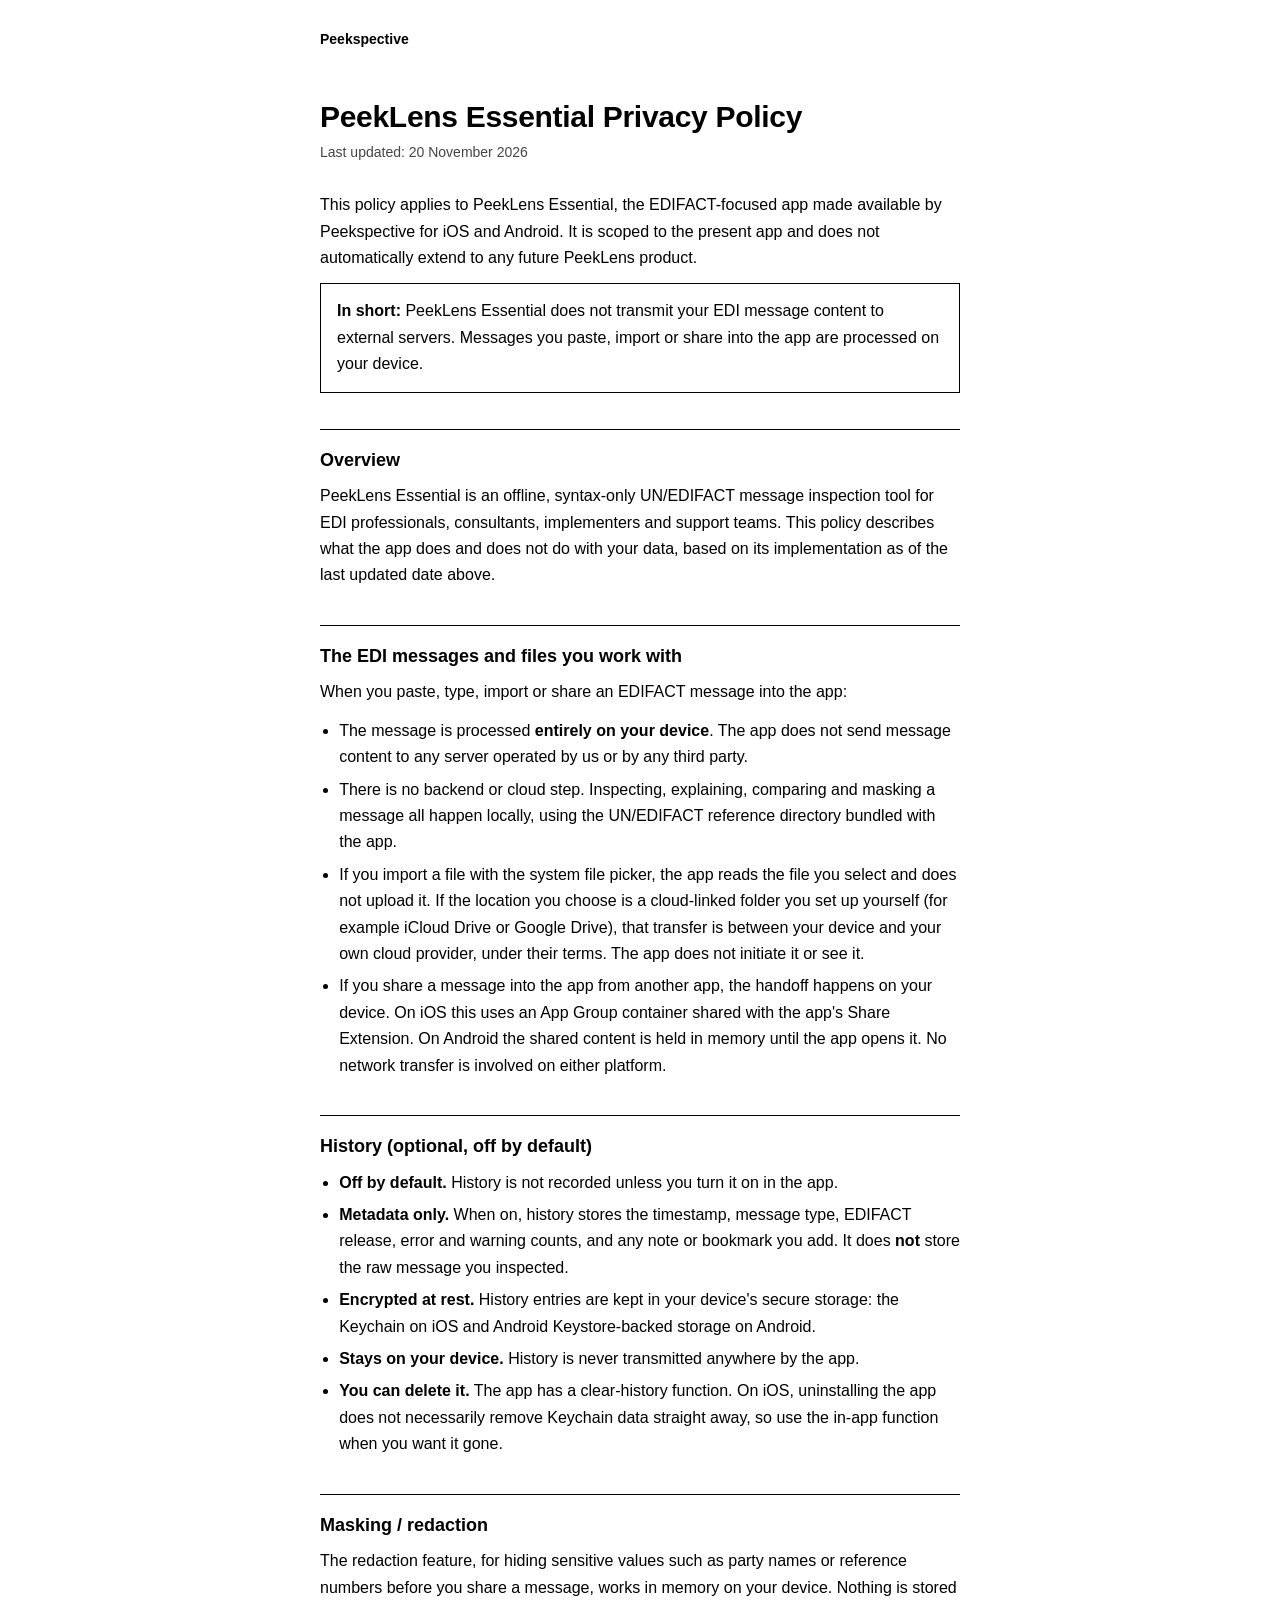
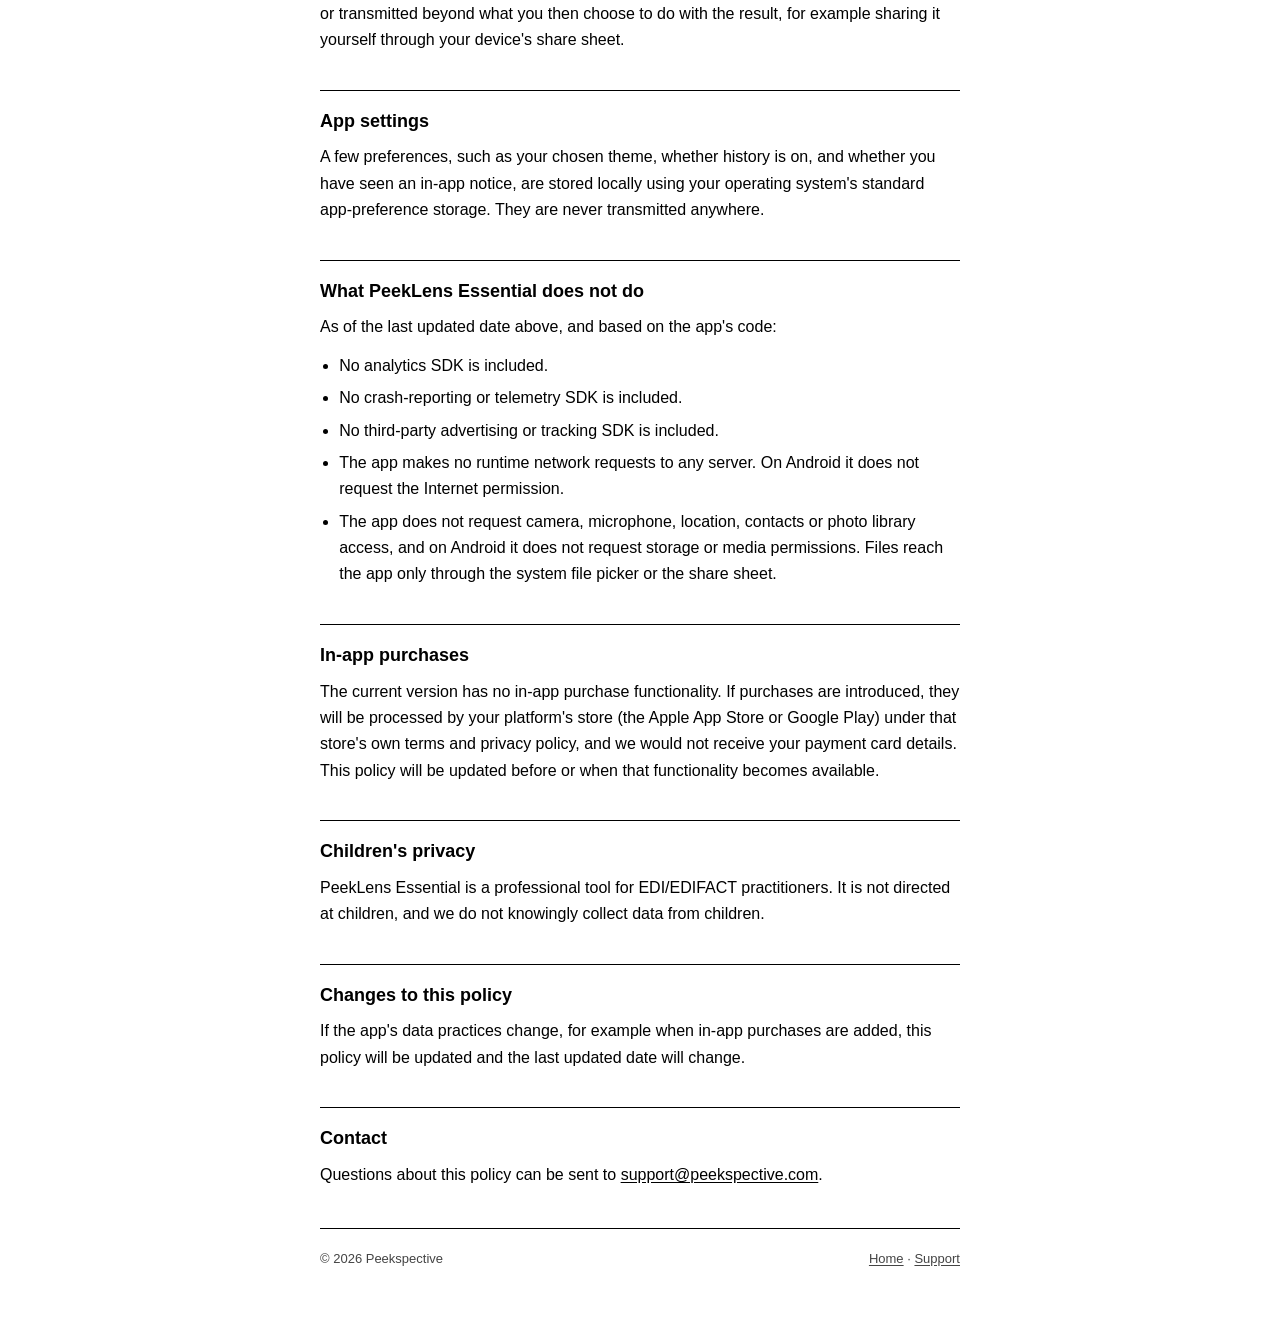
<file: privacy/peeklens-mobile/index.html>
<!DOCTYPE html>
<html lang="en">
<head>
<meta charset="UTF-8">
<meta name="viewport" content="width=device-width, initial-scale=1.0">
<title>PeekLens Essential Privacy Policy — Peekspective</title>
<link rel="icon" type="image/png" href="https://peekspective.com/assets/logo-mark.png">
<meta name="description" content="Privacy information for PeekLens Essential by Peekspective (iOS and Android).">
<style>
  :root{ color-scheme: light dark; --fg:#000; --bg:#fff; --mute:#444; --rule:#000; }
  @media (prefers-color-scheme: dark){ :root{ --fg:#fff; --bg:#000; --mute:#bbb; --rule:#fff; } }
  *{ box-sizing:border-box; }
  html{ -webkit-text-size-adjust:100%; }
  body{
    margin:0; background:var(--bg); color:var(--fg);
    font:16px/1.65 -apple-system, BlinkMacSystemFont, "Segoe UI", Roboto, Helvetica, Arial, sans-serif;
  }
  main, header, footer{ max-width:680px; margin:0 auto; padding:0 20px; }
  header{ padding-top:28px; display:flex; justify-content:space-between; gap:16px; font-size:14px; }
  header a{ color:var(--fg); text-decoration:none; font-weight:600; }
  header a:hover{ text-decoration:underline; }
  h1{ font-size:30px; line-height:1.2; margin:48px 0 6px; letter-spacing:-0.01em; }
  .updated{ color:var(--mute); font-size:14px; margin:0 0 28px; }
  h2{ font-size:18px; margin:36px 0 8px; padding-top:16px; border-top:1px solid var(--rule); }
  p{ margin:0 0 12px; }
  ul{ margin:0 0 12px; padding-left:1.2em; }
  li{ margin-bottom:6px; }
  a{ color:var(--fg); text-decoration:underline; text-underline-offset:2px; }
  .summary{ border:1px solid var(--rule); padding:14px 16px; margin:0 0 8px; }
  .summary p{ margin:0; }
  footer{ padding-top:20px; padding-bottom:48px; margin-top:40px; background:linear-gradient(var(--rule),var(--rule)) 20px 0/calc(100% - 40px) 1px no-repeat; font-size:13px; color:var(--mute); display:flex; justify-content:space-between; gap:16px; flex-wrap:wrap; }
  footer a{ color:var(--mute); }
</style>
</head>
<body>

<header>
  <a href="https://peekspective.com/">Peekspective</a>
</header>

<main>
  <h1>PeekLens Essential Privacy Policy</h1>
  <p class="updated">Last updated: 20 November 2026</p>

  <p>This policy applies to PeekLens Essential, the EDIFACT-focused app made available by Peekspective for iOS and Android. It is scoped to the present app and does not automatically extend to any future PeekLens product.</p>

  <div class="summary">
    <p><strong>In short:</strong> PeekLens Essential does not transmit your EDI message content to external servers. Messages you paste, import or share into the app are processed on your device.</p>
  </div>

  <h2>Overview</h2>
  <p>PeekLens Essential is an offline, syntax-only UN/EDIFACT message inspection tool for EDI professionals, consultants, implementers and support teams. This policy describes what the app does and does not do with your data, based on its implementation as of the last updated date above.</p>

  <h2>The EDI messages and files you work with</h2>
  <p>When you paste, type, import or share an EDIFACT message into the app:</p>
  <ul>
    <li>The message is processed <strong>entirely on your device</strong>. The app does not send message content to any server operated by us or by any third party.</li>
    <li>There is no backend or cloud step. Inspecting, explaining, comparing and masking a message all happen locally, using the UN/EDIFACT reference directory bundled with the app.</li>
    <li>If you import a file with the system file picker, the app reads the file you select and does not upload it. If the location you choose is a cloud-linked folder you set up yourself (for example iCloud Drive or Google Drive), that transfer is between your device and your own cloud provider, under their terms. The app does not initiate it or see it.</li>
    <li>If you share a message into the app from another app, the handoff happens on your device. On iOS this uses an App Group container shared with the app&#x27;s Share Extension. On Android the shared content is held in memory until the app opens it. No network transfer is involved on either platform.</li>
  </ul>

  <h2>History (optional, off by default)</h2>
  <ul>
    <li><strong>Off by default.</strong> History is not recorded unless you turn it on in the app.</li>
    <li><strong>Metadata only.</strong> When on, history stores the timestamp, message type, EDIFACT release, error and warning counts, and any note or bookmark you add. It does <strong>not</strong> store the raw message you inspected.</li>
    <li><strong>Encrypted at rest.</strong> History entries are kept in your device&#x27;s secure storage: the Keychain on iOS and Android Keystore-backed storage on Android.</li>
    <li><strong>Stays on your device.</strong> History is never transmitted anywhere by the app.</li>
    <li><strong>You can delete it.</strong> The app has a clear-history function. On iOS, uninstalling the app does not necessarily remove Keychain data straight away, so use the in-app function when you want it gone.</li>
  </ul>

  <h2>Masking / redaction</h2>
  <p>The redaction feature, for hiding sensitive values such as party names or reference numbers before you share a message, works in memory on your device. Nothing is stored or transmitted beyond what you then choose to do with the result, for example sharing it yourself through your device&#x27;s share sheet.</p>

  <h2>App settings</h2>
  <p>A few preferences, such as your chosen theme, whether history is on, and whether you have seen an in-app notice, are stored locally using your operating system&#x27;s standard app-preference storage. They are never transmitted anywhere.</p>

  <h2>What PeekLens Essential does not do</h2>
  <p>As of the last updated date above, and based on the app&#x27;s code:</p>
  <ul>
    <li>No analytics SDK is included.</li>
    <li>No crash-reporting or telemetry SDK is included.</li>
    <li>No third-party advertising or tracking SDK is included.</li>
    <li>The app makes no runtime network requests to any server. On Android it does not request the Internet permission.</li>
    <li>The app does not request camera, microphone, location, contacts or photo library access, and on Android it does not request storage or media permissions. Files reach the app only through the system file picker or the share sheet.</li>
  </ul>

  <h2>In-app purchases</h2>
  <p>The current version has no in-app purchase functionality. If purchases are introduced, they will be processed by your platform&#x27;s store (the Apple App Store or Google Play) under that store&#x27;s own terms and privacy policy, and we would not receive your payment card details. This policy will be updated before or when that functionality becomes available.</p>

  <h2>Children&#x27;s privacy</h2>
  <p>PeekLens Essential is a professional tool for EDI/EDIFACT practitioners. It is not directed at children, and we do not knowingly collect data from children.</p>

  <h2>Changes to this policy</h2>
  <p>If the app&#x27;s data practices change, for example when in-app purchases are added, this policy will be updated and the last updated date will change.</p>

  <h2>Contact</h2>
  <p>Questions about this policy can be sent to <a href="mailto:support@peekspective.com">support@peekspective.com</a>.</p>
</main>

<footer>
  <span>&copy; 2026 Peekspective</span>
  <span><a href="https://peekspective.com/">Home</a> · <a href="mailto:support@peekspective.com">Support</a></span>
</footer>

</body>
</html>
</file>
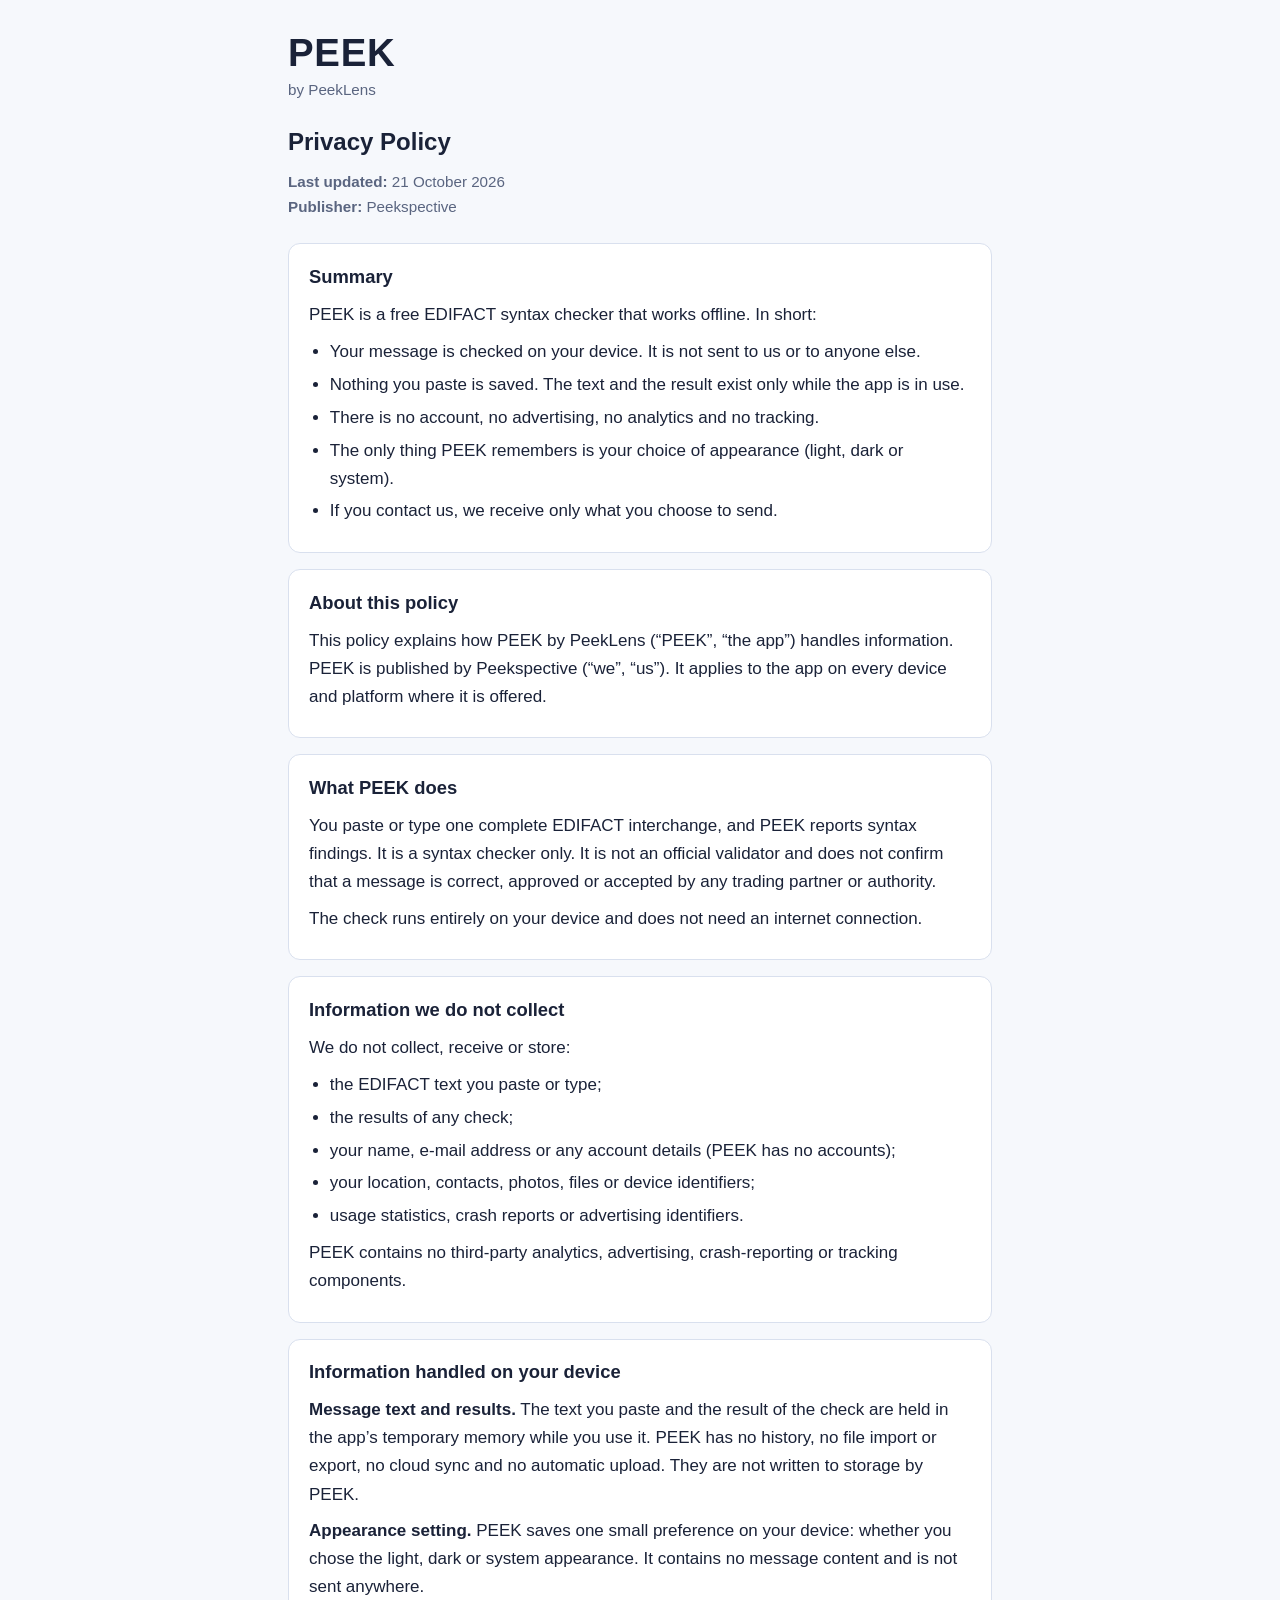
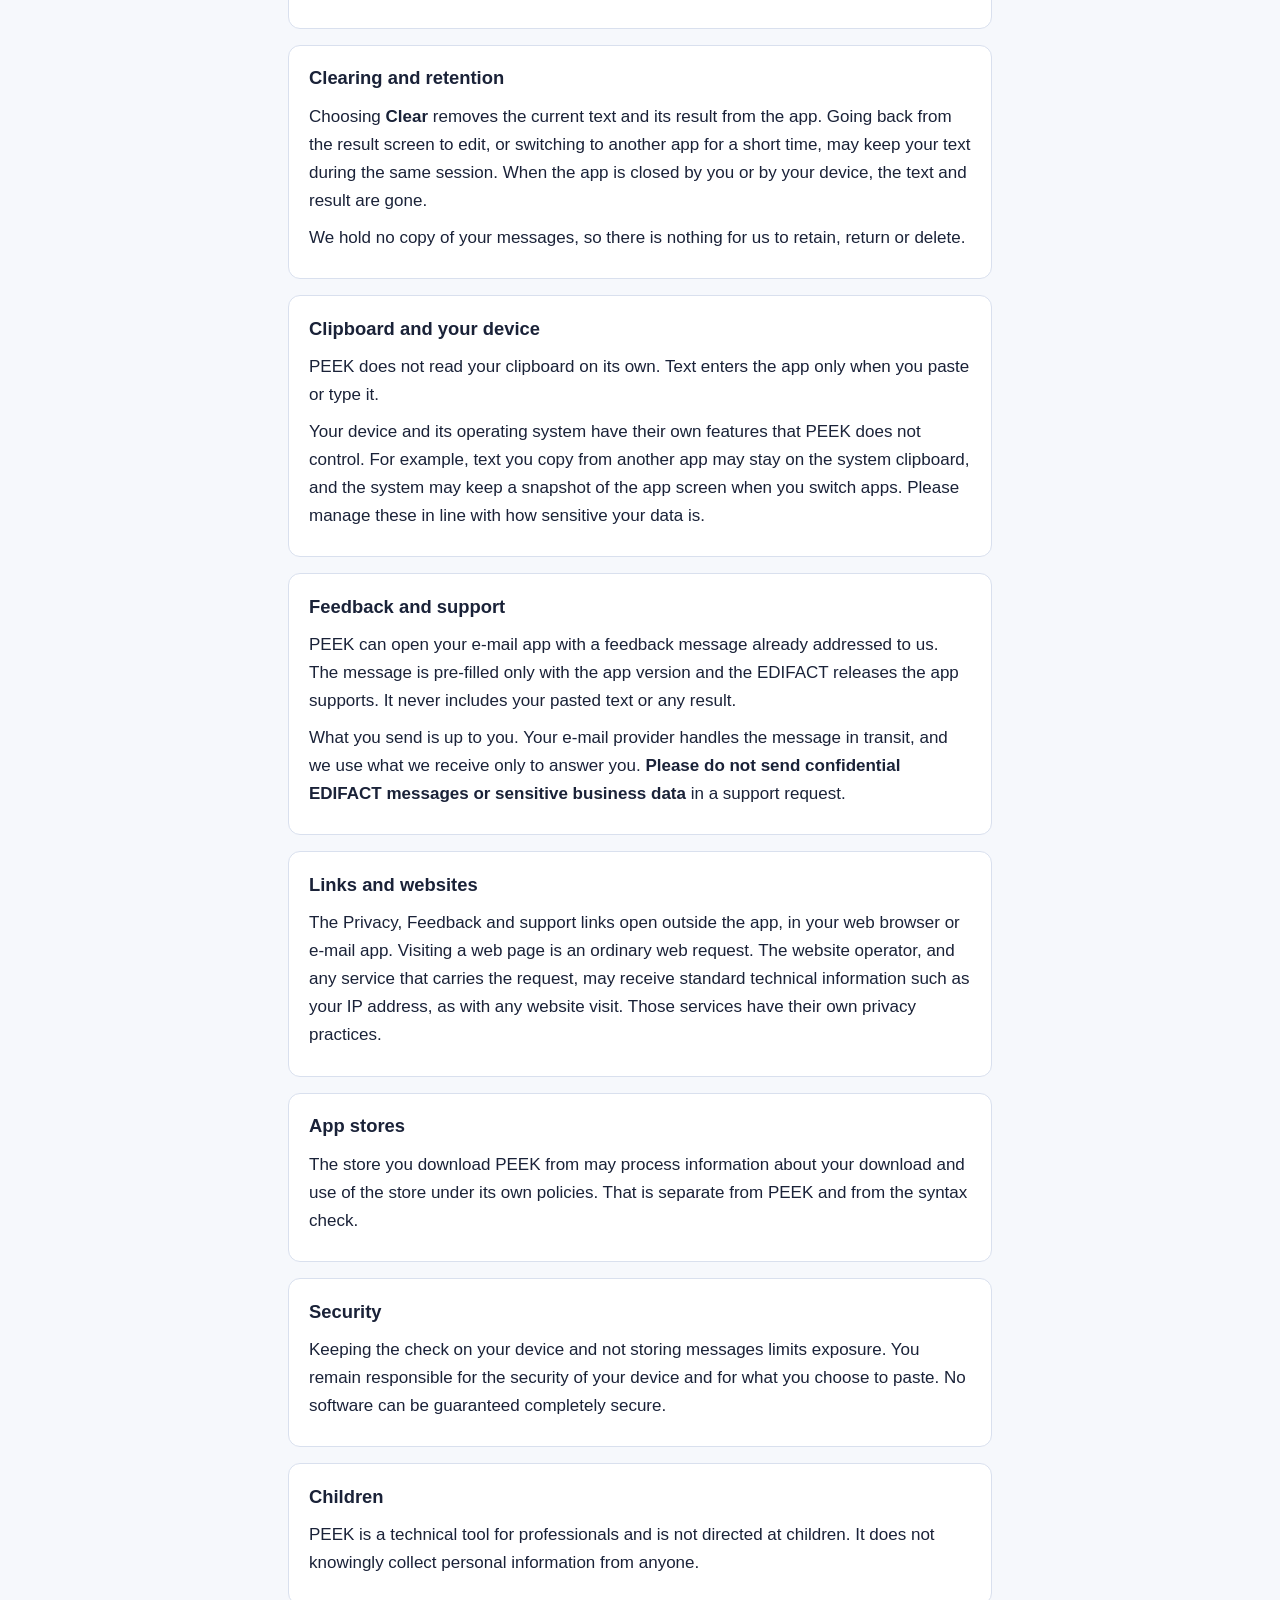
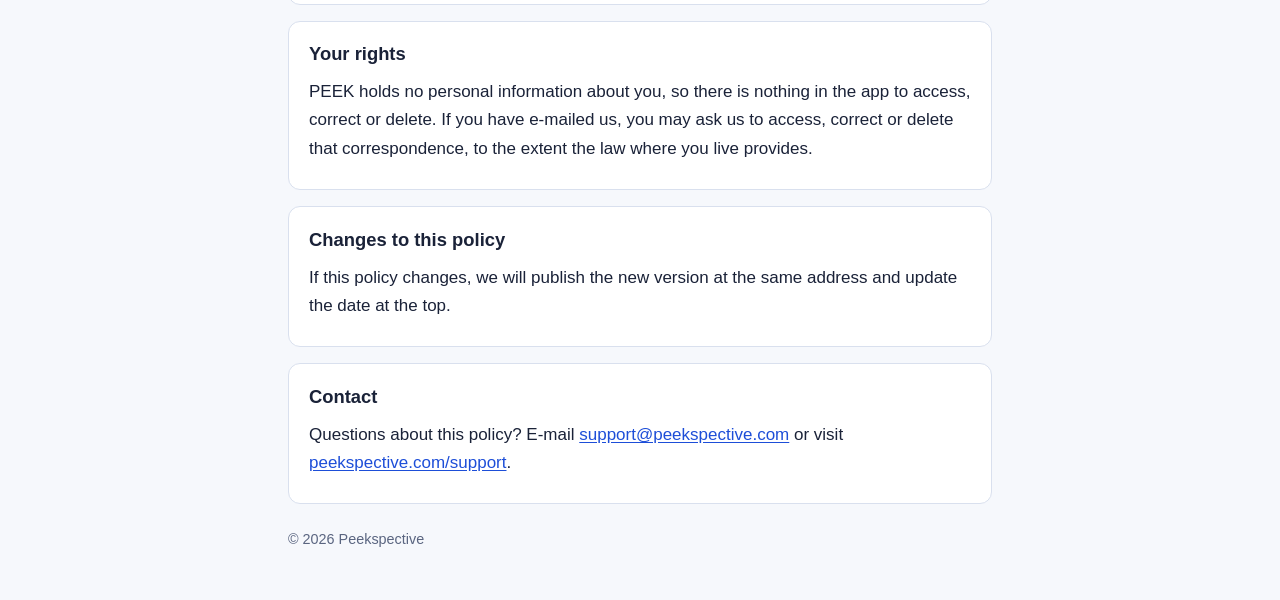
<file: privacy/privacy-peek.html>
<!doctype html>
<html lang="en">
<head>
<meta charset="utf-8">
<meta name="viewport" content="width=device-width, initial-scale=1">
<title>PEEK Privacy Policy</title>
<meta name="description" content="How PEEK by PeekLens handles information. The syntax check runs on your device and nothing you paste is sent or saved.">
<style>
:root{--bg:#f6f8fc;--card:#ffffff;--text:#1a2238;--muted:#5a6580;--accent:#1d4ed8;--border:#d9e0ee}
@media (prefers-color-scheme:dark){:root{--bg:#0e1424;--card:#151c30;--text:#e6ebf7;--muted:#9aa6c4;--accent:#7aa7ff;--border:#27304a}}
*{box-sizing:border-box}
body{margin:0;background:var(--bg);color:var(--text);font:17px/1.65 -apple-system,BlinkMacSystemFont,"Segoe UI",Roboto,Helvetica,Arial,sans-serif}
main{max-width:46rem;margin:0 auto;padding:2rem 1rem 3rem}
header{margin-bottom:1.5rem}
h1{margin:0;font-size:2.4rem;letter-spacing:.02em;line-height:1.1}
.by{color:var(--muted);font-size:.95rem;margin:.15rem 0 1.25rem}
h1+.by+h2.title{margin:0 0 .5rem;font-size:1.5rem}
.meta{color:var(--muted);font-size:.95rem;margin:0}
section{background:var(--card);border:1px solid var(--border);border-radius:12px;padding:1.1rem 1.25rem;margin:0 0 1rem}
section h2{margin:0 0 .5rem;font-size:1.15rem}
p{margin:.55rem 0}
ul{margin:.55rem 0;padding-left:1.3rem}
li{margin:.3rem 0}
a{color:var(--accent);text-underline-offset:2px}
footer{color:var(--muted);font-size:.9rem;margin-top:1.5rem}
</style>
</head>
<body>
<main>
<header>
<h1>PEEK</h1>
<p class="by">by PeekLens</p>
<h2 class="title">Privacy Policy</h2>
<p class="meta"><strong>Last updated:</strong> 21 October 2026<br><strong>Publisher:</strong> Peekspective</p>
</header>
<section>
<h2>Summary</h2>
<p>PEEK is a free EDIFACT syntax checker that works offline. In short:</p>
<ul>
<li>Your message is checked on your device. It is not sent to us or to anyone else.</li>
<li>Nothing you paste is saved. The text and the result exist only while the app is in use.</li>
<li>There is no account, no advertising, no analytics and no tracking.</li>
<li>The only thing PEEK remembers is your choice of appearance (light, dark or system).</li>
<li>If you contact us, we receive only what you choose to send.</li>
</ul>
</section>
<section>
<h2>About this policy</h2>
<p>This policy explains how PEEK by PeekLens (“PEEK”, “the app”) handles information. PEEK is published by Peekspective (“we”, “us”). It applies to the app on every device and platform where it is offered.</p>
</section>
<section>
<h2>What PEEK does</h2>
<p>You paste or type one complete EDIFACT interchange, and PEEK reports syntax findings. It is a syntax checker only. It is not an official validator and does not confirm that a message is correct, approved or accepted by any trading partner or authority.</p>
<p>The check runs entirely on your device and does not need an internet connection.</p>
</section>
<section>
<h2>Information we do not collect</h2>
<p>We do not collect, receive or store:</p>
<ul>
<li>the EDIFACT text you paste or type;</li>
<li>the results of any check;</li>
<li>your name, e-mail address or any account details (PEEK has no accounts);</li>
<li>your location, contacts, photos, files or device identifiers;</li>
<li>usage statistics, crash reports or advertising identifiers.</li>
</ul>
<p>PEEK contains no third-party analytics, advertising, crash-reporting or tracking components.</p>
</section>
<section>
<h2>Information handled on your device</h2>
<p><strong>Message text and results.</strong> The text you paste and the result of the check are held in the app’s temporary memory while you use it. PEEK has no history, no file import or export, no cloud sync and no automatic upload. They are not written to storage by PEEK.</p>
<p><strong>Appearance setting.</strong> PEEK saves one small preference on your device: whether you chose the light, dark or system appearance. It contains no message content and is not sent anywhere.</p>
</section>
<section>
<h2>Clearing and retention</h2>
<p>Choosing <strong>Clear</strong> removes the current text and its result from the app. Going back from the result screen to edit, or switching to another app for a short time, may keep your text during the same session. When the app is closed by you or by your device, the text and result are gone.</p>
<p>We hold no copy of your messages, so there is nothing for us to retain, return or delete.</p>
</section>
<section>
<h2>Clipboard and your device</h2>
<p>PEEK does not read your clipboard on its own. Text enters the app only when you paste or type it.</p>
<p>Your device and its operating system have their own features that PEEK does not control. For example, text you copy from another app may stay on the system clipboard, and the system may keep a snapshot of the app screen when you switch apps. Please manage these in line with how sensitive your data is.</p>
</section>
<section>
<h2>Feedback and support</h2>
<p>PEEK can open your e-mail app with a feedback message already addressed to us. The message is pre-filled only with the app version and the EDIFACT releases the app supports. It never includes your pasted text or any result.</p>
<p>What you send is up to you. Your e-mail provider handles the message in transit, and we use what we receive only to answer you. <strong>Please do not send confidential EDIFACT messages or sensitive business data</strong> in a support request.</p>
</section>
<section>
<h2>Links and websites</h2>
<p>The Privacy, Feedback and support links open outside the app, in your web browser or e-mail app. Visiting a web page is an ordinary web request. The website operator, and any service that carries the request, may receive standard technical information such as your IP address, as with any website visit. Those services have their own privacy practices.</p>
</section>
<section>
<h2>App stores</h2>
<p>The store you download PEEK from may process information about your download and use of the store under its own policies. That is separate from PEEK and from the syntax check.</p>
</section>
<section>
<h2>Security</h2>
<p>Keeping the check on your device and not storing messages limits exposure. You remain responsible for the security of your device and for what you choose to paste. No software can be guaranteed completely secure.</p>
</section>
<section>
<h2>Children</h2>
<p>PEEK is a technical tool for professionals and is not directed at children. It does not knowingly collect personal information from anyone.</p>
</section>
<section>
<h2>Your rights</h2>
<p>PEEK holds no personal information about you, so there is nothing in the app to access, correct or delete. If you have e-mailed us, you may ask us to access, correct or delete that correspondence, to the extent the law where you live provides.</p>
</section>
<section>
<h2>Changes to this policy</h2>
<p>If this policy changes, we will publish the new version at the same address and update the date at the top.</p>
</section>
<section>
<h2>Contact</h2>
<p>Questions about this policy? E-mail <a href="mailto:support@peekspective.com">support@peekspective.com</a> or visit <a href="https://peekspective.com/support" rel="noopener">peekspective.com/support</a>.</p>
</section>
<footer>&copy; 2026 Peekspective</footer>
</main>
</body>
</html>
</file>
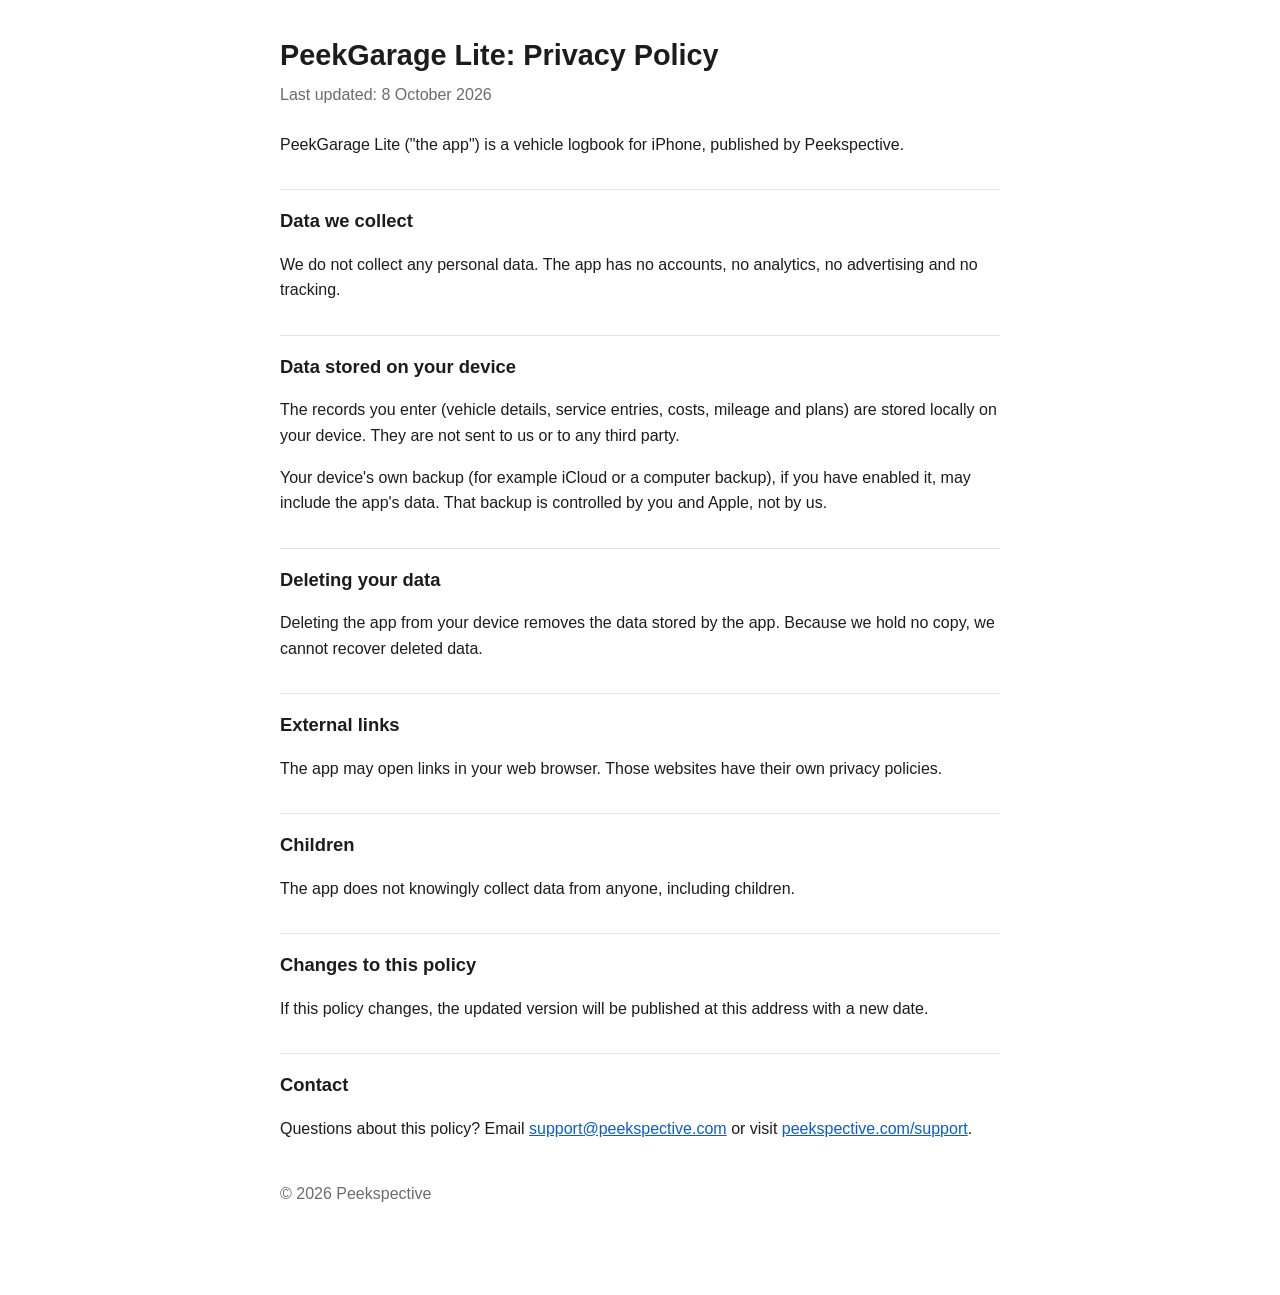
<file: privacy/privacy-peekgarage-lite.html>
<!doctype html>
<html lang="en">
<head>
<meta charset="utf-8">
<meta name="viewport" content="width=device-width, initial-scale=1">
<title>PeekGarage Lite - Privacy Policy</title>
<style>
  :root { --bg:#ffffff; --fg:#1c1c1e; --muted:#6b6b70; --line:#e3e3e8; --accent:#0a5bd3; }
  @media (prefers-color-scheme: dark) {
    :root { --bg:#111113; --fg:#f2f2f5; --muted:#a0a0a8; --line:#2a2a30; --accent:#6aa7ff; }
  }
  body { margin:0; background:var(--bg); color:var(--fg);
         font:16px/1.6 -apple-system, BlinkMacSystemFont, "Segoe UI", Roboto, Helvetica, Arial, sans-serif; }
  main { max-width:720px; margin:0 auto; padding:32px 16px 64px; }
  h1 { font-size:1.8rem; margin:0 0 4px; }
  h2 { font-size:1.15rem; margin:32px 0 6px; padding-top:16px; border-top:1px solid var(--line); }
  .meta { color:var(--muted); margin:0 0 24px; }
  a { color:var(--accent); }
</style>
</head>
<body>
<main>
  <h1>PeekGarage Lite: Privacy Policy</h1>
  <p class="meta">Last updated: 8 October 2026</p>

  <p>PeekGarage Lite ("the app") is a vehicle logbook for iPhone, published by Peekspective.</p>

  <h2>Data we collect</h2>
  <p>We do not collect any personal data. The app has no accounts, no analytics, no advertising and no tracking.</p>

  <h2>Data stored on your device</h2>
  <p>The records you enter (vehicle details, service entries, costs, mileage and plans) are stored locally on your device. They are not sent to us or to any third party.</p>
  <p>Your device's own backup (for example iCloud or a computer backup), if you have enabled it, may include the app's data. That backup is controlled by you and Apple, not by us.</p>

  <h2>Deleting your data</h2>
  <p>Deleting the app from your device removes the data stored by the app. Because we hold no copy, we cannot recover deleted data.</p>

  <h2>External links</h2>
  <p>The app may open links in your web browser. Those websites have their own privacy policies.</p>

  <h2>Children</h2>
  <p>The app does not knowingly collect data from anyone, including children.</p>

  <h2>Changes to this policy</h2>
  <p>If this policy changes, the updated version will be published at this address with a new date.</p>

  <h2>Contact</h2>
  <p>Questions about this policy? Email <a href="mailto:support@peekspective.com">support@peekspective.com</a>
     or visit <a href="https://peekspective.com/support/index.html">peekspective.com/support</a>.</p>

  <p class="meta" style="margin-top:40px">&copy; 2026 Peekspective</p>
</main>
</body>
</html>
</file>
<file: assets/site.css>
/* ============================================================
   Peekspective — shared site styles
   Used by: index.html, privacy/index.html (and future pages)
   Page-specific sections (hero, feature grid, policy content, etc.)
   stay in each page's own <style> block — only cross-page pieces
   live here: tokens, base reset, nav, footer, buttons, section
   scaffolding, reveal-on-scroll utility.
   ============================================================ */

:root{
  --navy:#07111E;
  --card:#1A3252;
  --border:#3A597F;
  --accent:#82C0FF;
  --cta-1:#3E8BFF;
  --cta-2:#1E5FD0;
  --light-bg:#F8FAFC;
  --light-primary:#2563EB;
  --ink:#0B1220;
  --muted:#55708F;
  --muted-light:#5B6B7F;
  --mono: 'IBM Plex Mono', monospace;
  --sans: 'IBM Plex Sans', -apple-system, sans-serif;
  --display: 'Manrope', -apple-system, sans-serif;
}

*{margin:0; padding:0; box-sizing:border-box;}
html{scroll-behavior:smooth;}
body{
  font-family:var(--sans);
  background:var(--light-bg);
  color:var(--ink);
  -webkit-font-smoothing:antialiased;
  overflow-x:hidden;
}
img,svg{display:block; max-width:100%;}
a{color:inherit; text-decoration:none;}
.wrap{max-width:1120px; margin:0 auto; padding:0 24px;}

@media (prefers-reduced-motion: reduce){
  *{animation-duration:0.01ms !important; animation-iteration-count:1 !important; transition-duration:0.01ms !important; scroll-behavior:auto !important;}
}

@keyframes fadeUp{
  from{opacity:0; transform:translateY(14px);}
  to{opacity:1; transform:translateY(0);}
}

.reveal{opacity:0; transform:translateY(24px); transition:opacity 0.7s ease, transform 0.7s ease;}
.reveal.in{opacity:1; transform:translateY(0);}

/* ---------- NAV ---------- */
header.nav{
  position:fixed; top:0; left:0; right:0; z-index:100;
  backdrop-filter:blur(16px) saturate(160%);
  -webkit-backdrop-filter:blur(16px) saturate(160%);
  background:rgba(7,17,30,0.72);
  border-bottom:1px solid rgba(58,89,127,0.4);
  transition:background 0.3s ease;
}
.nav-inner{
  max-width:1120px; margin:0 auto; padding:0 24px;
  height:60px; display:flex; align-items:center; justify-content:space-between;
}
.brand{display:flex; align-items:center; gap:10px; font-family:var(--display); font-weight:700; color:#fff; font-size:15px; letter-spacing:0.01em;}
.brand-mark{width:26px; height:26px; border-radius:7px; flex-shrink:0; object-fit:cover; display:block;}
.nav-links{display:flex; align-items:center; gap:28px;}
.nav-links a{font-size:13px; color:rgba(255,255,255,0.72); font-weight:500; transition:color 0.2s ease;}
.nav-links a:hover{color:#fff;}
.nav-links a.current{color:var(--accent);}
.nav-cta{
  font-size:13px; font-weight:600; color:#fff !important;
  background:linear-gradient(135deg, var(--cta-1), var(--cta-2));
  padding:8px 16px; border-radius:100px;
}
@media (max-width:720px){
  .nav-links{display:none;}
  .nav-inner{padding:0 20px;}
}

/* ---------- BUTTONS ---------- */
.btn-primary{
  font-size:15px; font-weight:600; color:#fff;
  background:linear-gradient(135deg, var(--cta-1), var(--cta-2));
  padding:13px 26px; border-radius:100px;
  box-shadow:0 8px 24px rgba(62,139,255,0.35);
  transition:transform 0.2s ease, box-shadow 0.2s ease;
  display:inline-block;
}
.btn-primary:hover{transform:translateY(-1px); box-shadow:0 10px 30px rgba(62,139,255,0.45);}
.btn-secondary{
  font-size:15px; font-weight:600; color:#fff;
  background:rgba(255,255,255,0.06); border:1px solid var(--border);
  padding:13px 26px; border-radius:100px;
  transition:background 0.2s ease, border-color 0.2s ease;
  display:inline-block;
}
.btn-secondary:hover{background:rgba(255,255,255,0.12); border-color:var(--accent);}
.btn-primary-light{
  font-size:15px; font-weight:600; color:#fff;
  background:linear-gradient(135deg, var(--cta-1), var(--cta-2));
  padding:13px 26px; border-radius:100px;
  box-shadow:0 10px 26px rgba(37,99,235,0.25);
  transition:transform 0.2s ease;
  display:inline-block;
}
.btn-primary-light:hover{transform:translateY(-1px);}
.btn-ghost{
  font-size:15px; font-weight:600; color:var(--ink);
  background:#fff; border:1px solid #D6E1EF;
  padding:13px 26px; border-radius:100px;
  transition:border-color 0.2s ease, background 0.2s ease;
  display:inline-block;
}
.btn-ghost:hover{border-color:var(--light-primary); background:#F3F7FF;}

/* ---------- SECTION SCAFFOLDING ---------- */
section{padding:110px 0;}
.section-head{max-width:600px; margin:0 auto 56px; text-align:center;}
.section-tag{
  font-family:var(--mono); font-size:12px; font-weight:500;
  color:var(--light-primary); text-transform:uppercase; letter-spacing:0.08em;
  margin-bottom:14px; display:block;
}
.section-title{
  font-family:var(--display); font-weight:800;
  font-size:clamp(28px, 4vw, 42px); letter-spacing:-0.015em; line-height:1.12;
  margin-bottom:16px;
}
.section-desc{font-size:16.5px; color:var(--muted-light); line-height:1.6;}

/* ---------- FOOTER ---------- */
footer{background:var(--navy); color:rgba(255,255,255,0.5); padding:48px 0 32px;}
.footer-inner{display:flex; justify-content:space-between; align-items:center; flex-wrap:wrap; gap:20px; border-bottom:1px solid rgba(255,255,255,0.08); padding-bottom:28px; margin-bottom:20px;}
.footer-links{display:flex; gap:24px; flex-wrap:wrap;}
.footer-links a{font-size:13px; transition:color 0.2s ease;}
.footer-links a:hover{color:#fff;}
.footer-bottom{font-size:12px; display:flex; justify-content:space-between; flex-wrap:wrap; gap:10px;}
.footer-bottom span{color:rgba(255,255,255,0.35);}
</file>
